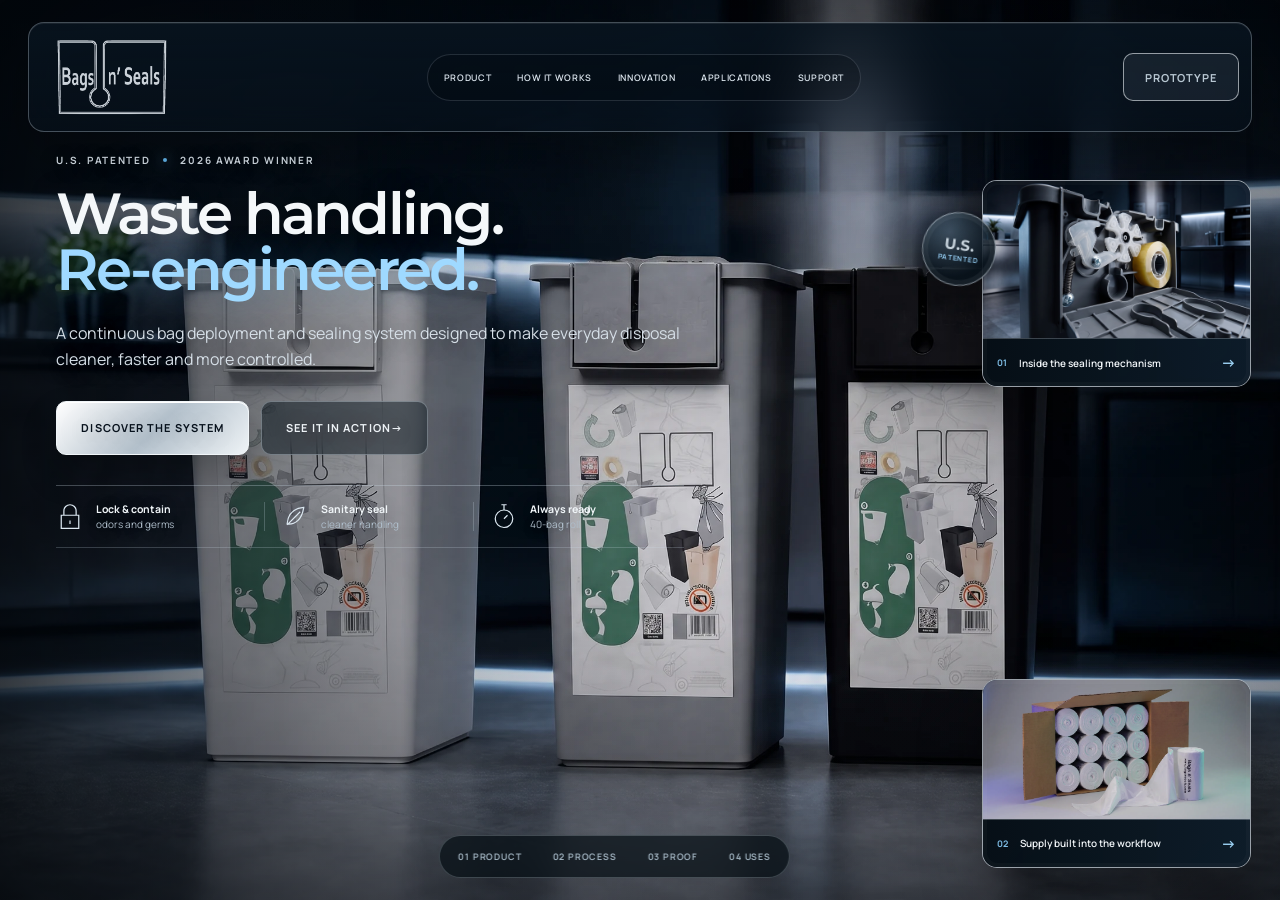
<file: index.html>
<!doctype html>
<html lang="en">
<head>
  <meta charset="utf-8">
  <meta name="viewport" content="width=device-width, initial-scale=1">
  <meta name="description" content="Bags n’ Seals is a U.S.-patented continuous bag deployment and sealing system engineered for cleaner, more controlled waste handling.">
  <meta name="theme-color" content="#07111c">
  <title>Bags n’ Seals — Waste handling, re-engineered.</title>
  <link rel="preconnect" href="https://fonts.googleapis.com">
  <link rel="preconnect" href="https://fonts.gstatic.com" crossorigin>
  <link href="https://fonts.googleapis.com/css2?family=Manrope:wght@400;500;600;700&family=Montserrat:wght@500;600;700&display=swap" rel="stylesheet">
  <link rel="stylesheet" href="styles.css?v=20260901f">
  <script src="script.js?v=20260901f" defer></script>
</head>
<body class="home-page">
  <a class="skip-link" href="#main">Skip to content</a>
  <header class="site-header" data-header>
    <a class="brand" href="index.html" aria-label="Bags n’ Seals home" aria-current="page">
      <img src="assets/images/bagsnseals-logo-silver.png" alt="Bags n’ Seals"><span>by Hermetic LLC</span>
    </a>
    <button class="menu-toggle" type="button" aria-expanded="false" aria-controls="site-nav" data-menu-toggle><span></span><span></span><span class="sr-only">Toggle navigation</span></button>
    <nav class="site-nav" id="site-nav" aria-label="Primary navigation" data-nav>
      <a href="product.html">Product</a><a href="how-it-works.html">How it works</a><a href="innovation.html">Innovation</a><a href="applications.html">Applications</a><a href="support.html">Support</a>
    </nav>
    <span class="nav-cta nav-cta--disabled">Prototype</span>
  </header>

  <main id="main">
    <section class="hero" id="top">
      <div class="hero__shade" aria-hidden="true"></div>
      <div class="hero__content reveal">
        <div class="hero__credentials"><span>U.S. patented</span><i aria-hidden="true"></i><span>2026 award winner</span></div>
        <h1>Waste handling.<br><strong>Re-engineered.</strong></h1>
        <p class="hero__lead">A continuous bag deployment and sealing system designed to make everyday disposal cleaner, faster and more controlled.</p>
        <div class="hero__actions">
          <a class="button button--silver" href="product.html">Discover the system</a>
          <a class="button button--glass" href="how-it-works.html">See it in action <span aria-hidden="true">→</span></a>
        </div>
        <div class="hero__benefits" aria-label="Product benefits">
          <div><svg viewBox="0 0 32 32" aria-hidden="true"><path d="M9 14V9a7 7 0 0 1 14 0v5M6 14h20v15H6zM16 20v4"/></svg><span><strong>Lock & contain</strong>odors and germs</span></div>
          <div><svg viewBox="0 0 32 32" aria-hidden="true"><path d="M26 5C15 6 8 12 7 24c9 1 17-5 19-19ZM7 25 22 10"/></svg><span><strong>Sanitary seal</strong>cleaner handling</span></div>
          <div><svg viewBox="0 0 32 32" aria-hidden="true"><circle cx="16" cy="18" r="10"/><path d="M13 2h6M16 2v6M16 18l4-4"/></svg><span><strong>Always ready</strong>40-bag roll</span></div>
        </div>
      </div>

      <a class="hero-window hero-window--mechanism reveal reveal--delay-1" href="how-it-works.html" aria-label="Explore the integrated sealing mechanism">
        <div class="hero-window__media"><img src="assets/images/mechanism-open.webp" alt="Bags n’ Seals proprietary sealing mechanism opened"></div>
        <div class="hero-window__caption"><span>01</span><p>Inside the sealing mechanism</p><b>→</b></div>
      </a>
      <a class="hero-window hero-window--rolls reveal reveal--delay-2" href="product.html" aria-label="Explore continuous bag refills">
        <div class="hero-window__media"><img src="assets/images/bag-rolls.webp" alt="Bags n’ Seals continuous bag roll"></div>
        <div class="hero-window__caption"><span>02</span><p>Supply built into the workflow</p><b>→</b></div>
      </a>
      <a class="hero-window hero-window--award reveal reveal--delay-3" href="innovation.html" aria-label="Explore the 2026 industry award">
        <div class="hero-window__media"><img src="assets/images/award-ribbon.webp" alt="2026 NHPA Retailers’ Choice Winner ribbon"></div>
        <div class="hero-window__caption"><span>03</span><p>Retailers’ Choice Award winner</p><b>→</b></div>
      </a>

      <div class="hero__patent" aria-label="United States patented system"><span>U.S.</span><strong>Patented</strong></div>
      <nav class="hero-page-switcher" aria-label="Explore Bags n’ Seals">
        <a href="product.html">01 Product</a><a href="how-it-works.html">02 Process</a><a href="innovation.html">03 Proof</a><a href="applications.html">04 Uses</a>
      </nav>
    </section>
  </main>
</body>
</html>
</file>
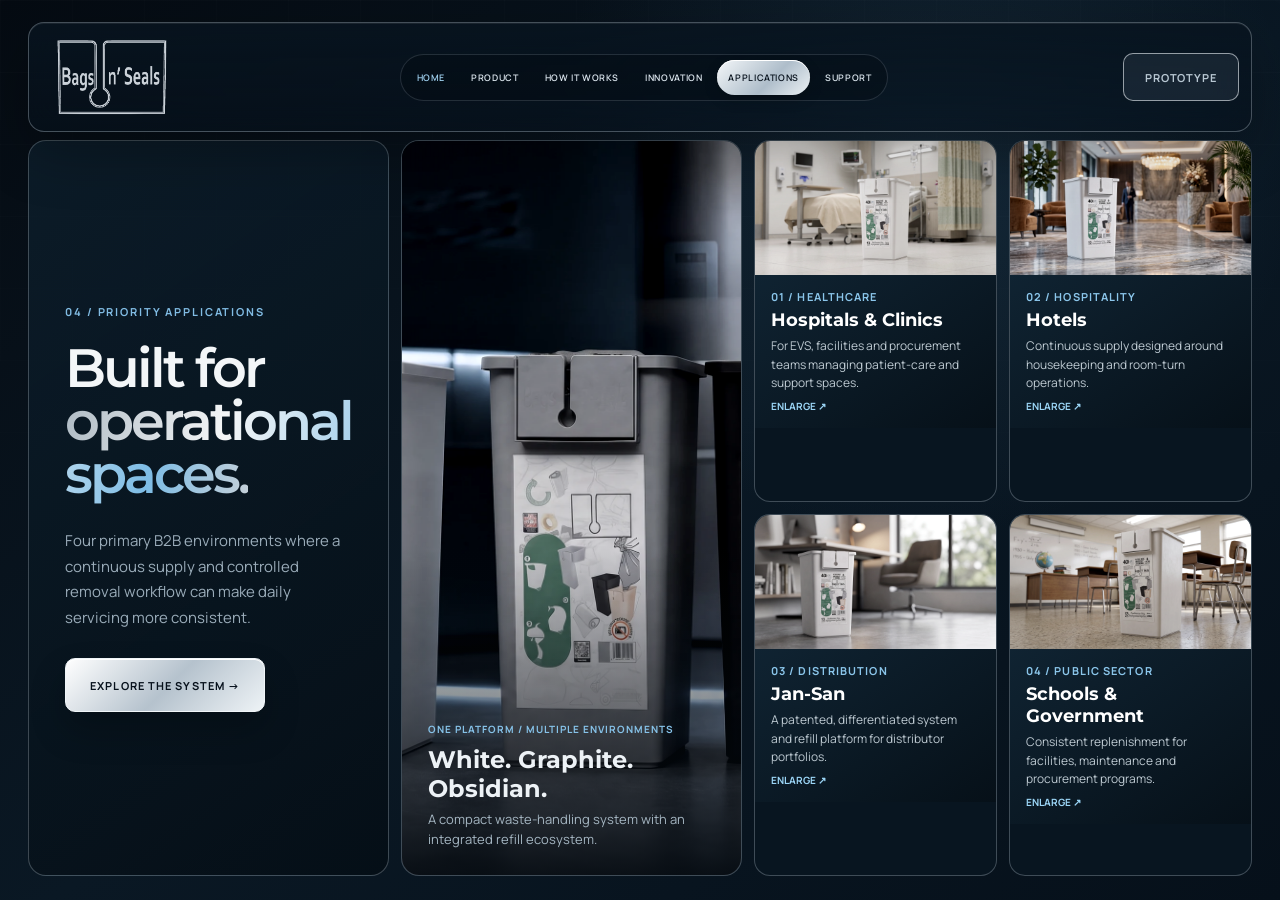
<file: applications.html>
<!doctype html>
<html lang="en"><head><meta charset="utf-8"><meta name="viewport" content="width=device-width, initial-scale=1"><meta name="description" content="Bags n’ Seals applications for healthcare, hospitality, Jan-San distribution, education and government facilities."><meta name="theme-color" content="#07111c"><title>Applications — Bags n’ Seals</title><link rel="preconnect" href="https://fonts.googleapis.com"><link rel="preconnect" href="https://fonts.gstatic.com" crossorigin><link href="https://fonts.googleapis.com/css2?family=Manrope:wght@400;500;600;700&family=Montserrat:wght@500;600;700&display=swap" rel="stylesheet"><link rel="stylesheet" href="styles.css?v=20260901f"><script src="script.js?v=20260901f" defer></script></head>
<body class="inner-page applications-page"><a class="skip-link" href="#main">Skip to content</a>
  <header class="site-header" data-header><a class="brand" href="index.html" aria-label="Bags n’ Seals home"><img src="assets/images/bagsnseals-logo-silver.png" alt="Bags n’ Seals"><span>by Hermetic LLC</span></a><button class="menu-toggle" type="button" aria-expanded="false" aria-controls="site-nav" data-menu-toggle><span></span><span></span><span class="sr-only">Toggle navigation</span></button><nav class="site-nav" id="site-nav" aria-label="Primary navigation" data-nav><a class="nav-home" href="index.html">Home</a><a href="product.html">Product</a><a href="how-it-works.html">How it works</a><a href="innovation.html">Innovation</a><a class="is-active" aria-current="page" href="applications.html">Applications</a><a href="support.html">Support</a></nav><span class="nav-cta nav-cta--disabled">Prototype</span></header>
  <main id="main" class="page-shell">
    <section class="application-layout application-layout--b2b">
      <div class="application-intro reveal"><p class="eyebrow">04 / Priority applications</p><h1>Built for<br><span>operational spaces.</span></h1><p>Four primary B2B environments where a continuous supply and controlled removal workflow can make daily servicing more consistent.</p><a class="button button--silver" href="product.html">Explore the system →</a></div>
      <article class="application-hero reveal reveal--delay-1"><img src="assets/images/hero-cinematic.webp" alt="Three Bags n’ Seals systems in a contemporary professional interior"><div><span>One platform / multiple environments</span><strong>White. Graphite. Obsidian.</strong><p>A compact waste-handling system with an integrated refill ecosystem.</p></div></article>
      <div class="vertical-grid">
        <button class="vertical-card reveal" type="button" data-lightbox-src="assets/images/application-hospital.webp" data-lightbox-alt="Bags n’ Seals system in a hospital room"><img src="assets/images/application-hospital.webp" alt="Bags n’ Seals system in a hospital room"><span><small>01 / Healthcare</small><strong>Hospitals & Clinics</strong><p>For EVS, facilities and procurement teams managing patient-care and support spaces.</p><em>Enlarge ↗</em></span></button>
        <button class="vertical-card reveal reveal--delay-1" type="button" data-lightbox-src="assets/images/application-hotel.webp" data-lightbox-alt="Bags n’ Seals system in a hotel lobby"><img src="assets/images/application-hotel.webp" alt="Bags n’ Seals system in a hotel lobby"><span><small>02 / Hospitality</small><strong>Hotels</strong><p>Continuous supply designed around housekeeping and room-turn operations.</p><em>Enlarge ↗</em></span></button>
        <button class="vertical-card reveal reveal--delay-2" type="button" data-lightbox-src="assets/images/application-jansan.webp" data-lightbox-alt="Bags n’ Seals system in a Jan-San workspace"><img src="assets/images/application-jansan.webp" alt="Bags n’ Seals system in a Jan-San workspace"><span><small>03 / Distribution</small><strong>Jan-San</strong><p>A patented, differentiated system and refill platform for distributor portfolios.</p><em>Enlarge ↗</em></span></button>
        <button class="vertical-card reveal reveal--delay-3" type="button" data-lightbox-src="assets/images/application-classroom.webp" data-lightbox-alt="Bags n’ Seals system in a classroom"><img src="assets/images/application-classroom.webp" alt="Bags n’ Seals system in a classroom"><span><small>04 / Public sector</small><strong>Schools & Government</strong><p>Consistent replenishment for facilities, maintenance and procurement programs.</p><em>Enlarge ↗</em></span></button>
      </div>
    </section>
  </main>
</body></html>
</file>
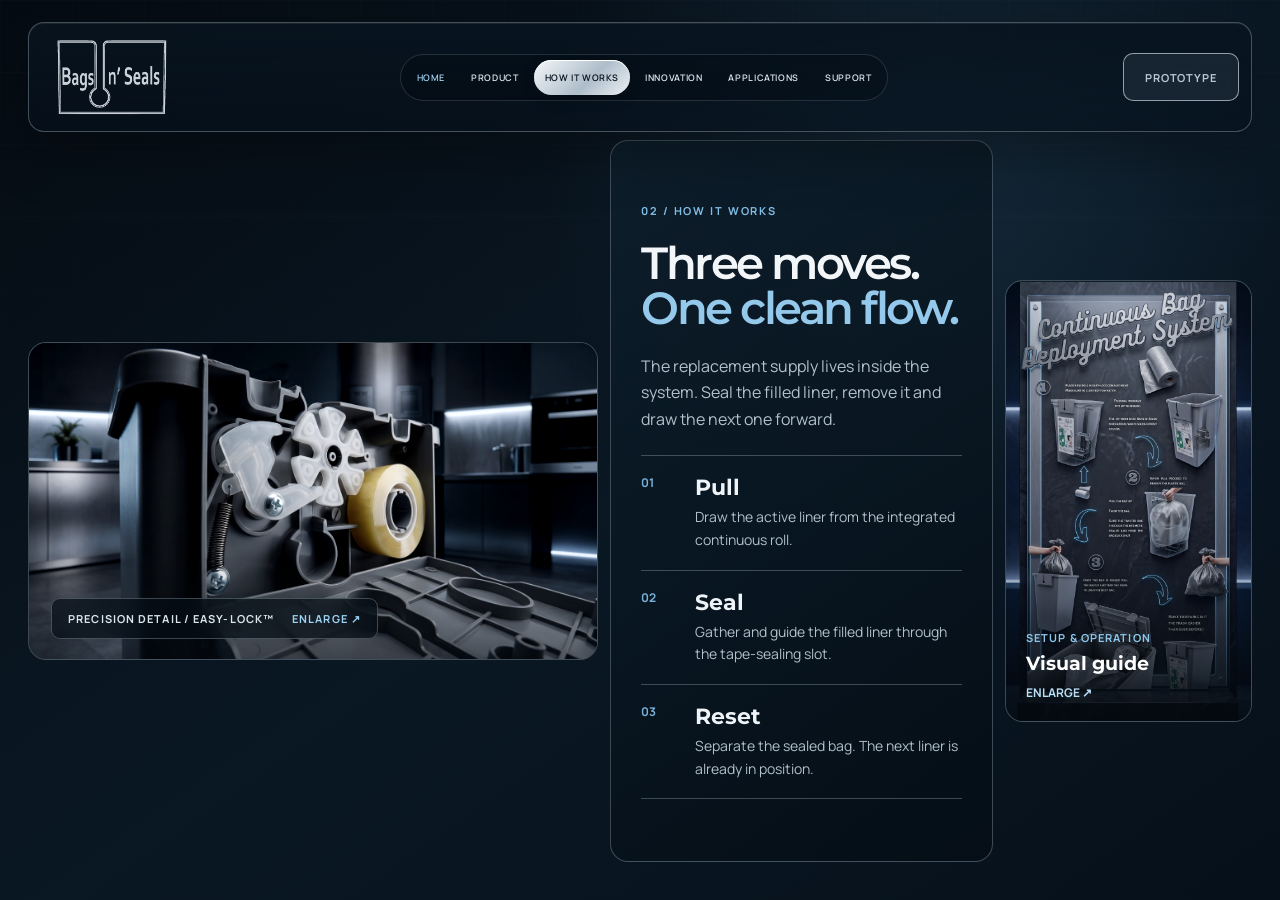
<file: how-it-works.html>
<!doctype html>
<html lang="en"><head><meta charset="utf-8"><meta name="viewport" content="width=device-width, initial-scale=1"><meta name="description" content="See how the Bags n’ Seals continuous bag deployment and integrated sealing system works."><meta name="theme-color" content="#07111c"><title>How It Works — Bags n’ Seals</title><link rel="preconnect" href="https://fonts.googleapis.com"><link rel="preconnect" href="https://fonts.gstatic.com" crossorigin><link href="https://fonts.googleapis.com/css2?family=Manrope:wght@400;500;600;700&family=Montserrat:wght@500;600;700&display=swap" rel="stylesheet"><link rel="stylesheet" href="styles.css?v=20260901f"><script src="script.js?v=20260901f" defer></script></head>
<body class="inner-page process-page"><a class="skip-link" href="#main">Skip to content</a>
  <header class="site-header" data-header><a class="brand" href="index.html" aria-label="Bags n’ Seals home"><img src="assets/images/bagsnseals-logo-silver.png" alt="Bags n’ Seals"><span>by Hermetic LLC</span></a><button class="menu-toggle" type="button" aria-expanded="false" aria-controls="site-nav" data-menu-toggle><span></span><span></span><span class="sr-only">Toggle navigation</span></button><nav class="site-nav" id="site-nav" aria-label="Primary navigation" data-nav><a class="nav-home" href="index.html">Home</a><a href="product.html">Product</a><a class="is-active" aria-current="page" href="how-it-works.html">How it works</a><a href="innovation.html">Innovation</a><a href="applications.html">Applications</a><a href="support.html">Support</a></nav><span class="nav-cta nav-cta--disabled">Prototype</span></header>
  <main id="main" class="page-shell">
    <section class="how-layout">
      <button class="how-mechanism reveal" type="button" data-lightbox-src="assets/images/mechanism-open.webp" data-lightbox-alt="Complete opened Bags n’ Seals bag-sealing mechanism"><img src="assets/images/mechanism-open.webp" alt="Complete opened Bags n’ Seals bag-sealing mechanism"><span class="visual-index">Precision detail / Easy-Lock™ <b>Enlarge ↗</b></span></button>
      <div class="how-copy reveal reveal--delay-1"><p class="eyebrow">02 / How it works</p><h1>Three moves.<br><span>One clean flow.</span></h1><p class="page-lead">The replacement supply lives inside the system. Seal the filled liner, remove it and draw the next one forward.</p><ol class="how-steps"><li><span>01</span><div><strong>Pull</strong><p>Draw the active liner from the integrated continuous roll.</p></div></li><li><span>02</span><div><strong>Seal</strong><p>Gather and guide the filled liner through the tape-sealing slot.</p></div></li><li><span>03</span><div><strong>Reset</strong><p>Separate the sealed bag. The next liner is already in position.</p></div></li></ol></div>
      <button class="instruction-feature reveal reveal--delay-2" type="button" data-lightbox-src="assets/images/instructions-premium.webp" data-lightbox-alt="Bags n’ Seals continuous bag deployment system instructions"><img src="assets/images/instructions-premium.webp" alt="Bags n’ Seals premium instruction guide"><span><small>Setup & operation</small><strong>Visual guide</strong><em>Enlarge ↗</em></span></button>
    </section>
  </main>
</body></html>
</file>
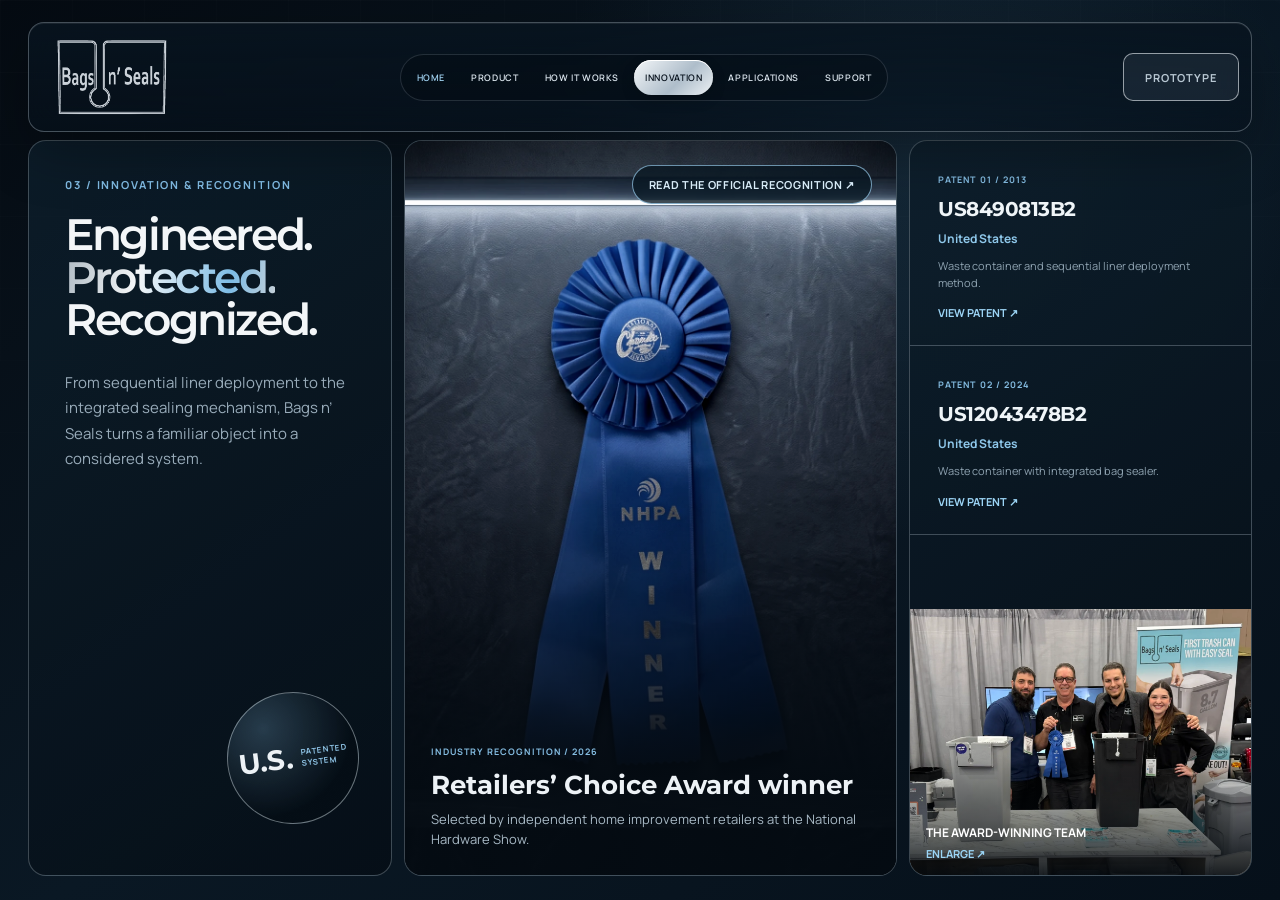
<file: innovation.html>
<!doctype html>
<html lang="en"><head><meta charset="utf-8"><meta name="viewport" content="width=device-width, initial-scale=1"><meta name="description" content="Explore the U.S. patents and 2026 NHPA Retailers’ Choice recognition behind Bags n’ Seals."><meta name="theme-color" content="#07111c"><title>Innovation — Bags n’ Seals</title><link rel="preconnect" href="https://fonts.googleapis.com"><link rel="preconnect" href="https://fonts.gstatic.com" crossorigin><link href="https://fonts.googleapis.com/css2?family=Manrope:wght@400;500;600;700&family=Montserrat:wght@500;600;700&display=swap" rel="stylesheet"><link rel="stylesheet" href="styles.css?v=20260901f"><script src="script.js?v=20260901f" defer></script></head>
<body class="inner-page innovation-page"><a class="skip-link" href="#main">Skip to content</a>
  <header class="site-header" data-header><a class="brand" href="index.html" aria-label="Bags n’ Seals home"><img src="assets/images/bagsnseals-logo-silver.png" alt="Bags n’ Seals"><span>by Hermetic LLC</span></a><button class="menu-toggle" type="button" aria-expanded="false" aria-controls="site-nav" data-menu-toggle><span></span><span></span><span class="sr-only">Toggle navigation</span></button><nav class="site-nav" id="site-nav" aria-label="Primary navigation" data-nav><a class="nav-home" href="index.html">Home</a><a href="product.html">Product</a><a href="how-it-works.html">How it works</a><a class="is-active" aria-current="page" href="innovation.html">Innovation</a><a href="applications.html">Applications</a><a href="support.html">Support</a></nav><span class="nav-cta nav-cta--disabled">Prototype</span></header>
  <main id="main" class="page-shell">
    <section class="innovation-layout">
      <div class="innovation-copy reveal"><p class="eyebrow">03 / Innovation & recognition</p><h1>Engineered.<br><span>Protected.</span><br>Recognized.</h1><p>From sequential liner deployment to the integrated sealing mechanism, Bags n’ Seals turns a familiar object into a considered system.</p><div class="patent-stamp"><span>U.S.</span><strong>Patented<br>System</strong></div></div>
      <a class="award-feature reveal reveal--delay-1" href="https://hardwareretailing.com/retailers-choice-winners-2026/" target="_blank" rel="noopener"><img src="assets/images/award-ribbon.webp" alt="2026 NHPA Retailers’ Choice Winner ribbon"><div><span>Industry recognition / 2026</span><strong>Retailers’ Choice Award winner</strong><p>Selected by independent home improvement retailers at the National Hardware Show.</p></div><em class="recognition-link">Read the official recognition ↗</em></a>
      <div class="proof-grid reveal reveal--delay-2">
        <a class="patent-card" href="https://patents.google.com/patent/US8490813B2/en" target="_blank" rel="noopener"><span>Patent 01 / 2013</span><strong>US8490813B2</strong><b class="patent-country">United States</b><p>Waste container and sequential liner deployment method.</p><em>View patent ↗</em></a>
        <a class="patent-card" href="https://patents.google.com/patent/US12043478B2/en" target="_blank" rel="noopener"><span>Patent 02 / 2024</span><strong>US12043478B2</strong><b class="patent-country">United States</b><p>Waste container with integrated bag sealer.</p><em>View patent ↗</em></a>
        <button class="innovation-team-photo" type="button" data-lightbox-src="assets/images/award-team-optimized.webp" data-lightbox-alt="Bags n’ Seals team receiving the NHPA Retailers’ Choice award"><img src="assets/images/award-team-optimized.webp" alt="Bags n’ Seals team receiving the NHPA Retailers’ Choice award"><span>The award-winning team <b>Enlarge ↗</b></span></button>
      </div>
    </section>
  </main>
</body></html>
</file>
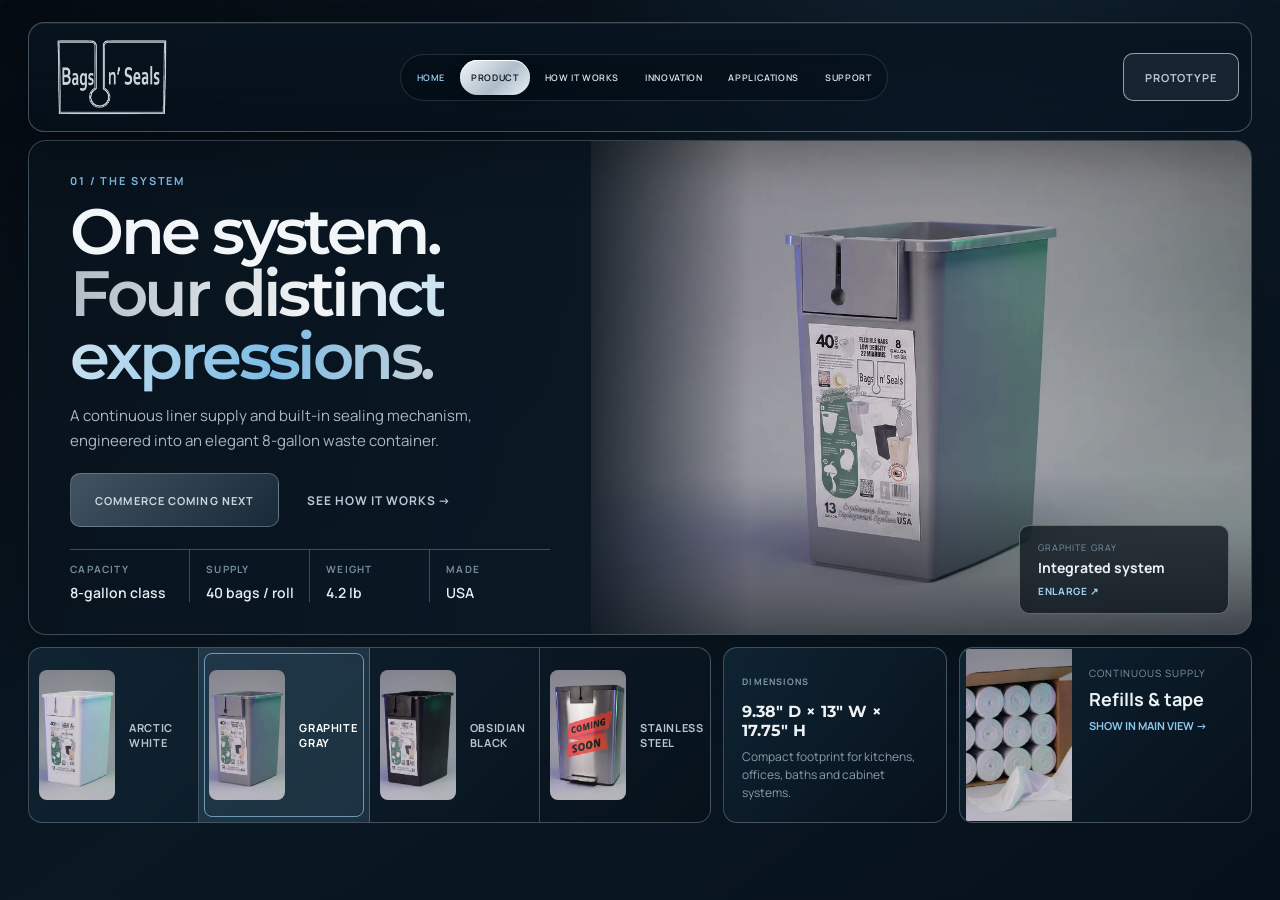
<file: product.html>
<!doctype html>
<html lang="en"><head><meta charset="utf-8"><meta name="viewport" content="width=device-width, initial-scale=1"><meta name="description" content="Explore the Bags n’ Seals waste-handling system, material expressions, dimensions and refills."><meta name="theme-color" content="#07111c"><title>The System — Bags n’ Seals</title><link rel="preconnect" href="https://fonts.googleapis.com"><link rel="preconnect" href="https://fonts.gstatic.com" crossorigin><link href="https://fonts.googleapis.com/css2?family=Manrope:wght@400;500;600;700&family=Montserrat:wght@500;600;700&display=swap" rel="stylesheet"><link rel="stylesheet" href="styles.css?v=20260901g"><script src="script.js?v=20260901g" defer></script></head>
<body class="inner-page product-page"><a class="skip-link" href="#main">Skip to content</a>
  <header class="site-header" data-header><a class="brand" href="index.html" aria-label="Bags n’ Seals home"><img src="assets/images/bagsnseals-logo-silver.png" alt="Bags n’ Seals"><span>by Hermetic LLC</span></a><button class="menu-toggle" type="button" aria-expanded="false" aria-controls="site-nav" data-menu-toggle><span></span><span></span><span class="sr-only">Toggle navigation</span></button><nav class="site-nav" id="site-nav" aria-label="Primary navigation" data-nav><a class="nav-home" href="index.html">Home</a><a class="is-active" aria-current="page" href="product.html">Product</a><a href="how-it-works.html">How it works</a><a href="innovation.html">Innovation</a><a href="applications.html">Applications</a><a href="support.html">Support</a></nav><span class="nav-cta nav-cta--disabled">Prototype</span></header>
  <main id="main" class="page-shell">
    <section class="page-hero product-hero">
      <div class="page-hero__copy reveal"><p class="eyebrow">01 / The system</p><h1>One system.<br><span>Four distinct expressions.</span></h1><p class="page-lead">A continuous liner supply and built-in sealing mechanism, engineered into an elegant 8-gallon waste container.</p><div class="page-actions"><span class="button button--silver button--disabled">Commerce coming next</span><a class="text-link" href="how-it-works.html">See how it works →</a></div>
        <dl class="spec-row"><div><dt>Capacity</dt><dd>8-gallon class</dd></div><div><dt>Supply</dt><dd>40 bags / roll</dd></div><div><dt>Weight</dt><dd>4.2 lb</dd></div><div><dt>Made</dt><dd>USA</dd></div></dl>
      </div>
      <button class="product-stage reveal reveal--delay-1" type="button" data-product-stage data-product-lightbox data-lightbox-src="assets/images/system-gray.webp" data-lightbox-alt="Graphite gray Bags n’ Seals waste container"><div class="product-stage__glow"></div><img class="product-stage__main" data-product-display src="assets/images/system-gray.webp" alt="Graphite gray Bags n’ Seals waste container"><div class="product-stage__label"><span data-product-kicker>Graphite Gray</span><strong data-product-title>Integrated system</strong><em>Enlarge ↗</em></div></button>
    </section>
    <section class="product-dock" aria-label="Available product finishes and specifications">
      <div class="finish-selector" aria-label="Select a product view"><button type="button" data-product-choice data-image="assets/images/system-white.webp" data-alt="Arctic white Bags n’ Seals waste container" data-kicker="Arctic White" data-title="Integrated system"><img src="assets/images/system-white.webp" alt="White finish"><span>Arctic White</span></button><button class="selected" type="button" data-product-choice data-image="assets/images/system-gray.webp" data-alt="Graphite gray Bags n’ Seals waste container" data-kicker="Graphite Gray" data-title="Integrated system"><img src="assets/images/system-gray.webp" alt="Gray finish"><span>Graphite Gray</span></button><button type="button" data-product-choice data-image="assets/images/system-black.webp" data-alt="Obsidian black Bags n’ Seals waste container" data-kicker="Obsidian Black" data-title="Integrated system"><img src="assets/images/system-black.webp" alt="Black finish"><span>Obsidian Black</span></button><button type="button" data-product-choice data-image="assets/images/system-stainless-steel.webp" data-alt="Stainless steel Bags n’ Seals waste container marked coming soon" data-kicker="Stainless Steel" data-title="Coming soon"><img src="assets/images/system-stainless-steel.webp" alt="Stainless steel finish coming soon"><span>Stainless Steel</span></button></div>
      <div class="dimension-card"><span>Dimensions</span><strong>9.38″ D × 13″ W × 17.75″ H</strong><p>Compact footprint for kitchens, offices, baths and cabinet systems.</p></div>
      <button class="refill-card" type="button" data-product-choice data-image="assets/images/bag-rolls.webp" data-alt="Bags n’ Seals replacement bag rolls and case supply" data-kicker="Continuous supply" data-title="Bags & sealing tape"><img src="assets/images/bag-rolls.webp" alt="Bags n’ Seals replacement bag rolls"><span><small>Continuous supply</small><strong>Refills & tape</strong><em>Show in main view →</em></span></button>
    </section>
  </main>
</body></html>
</file>
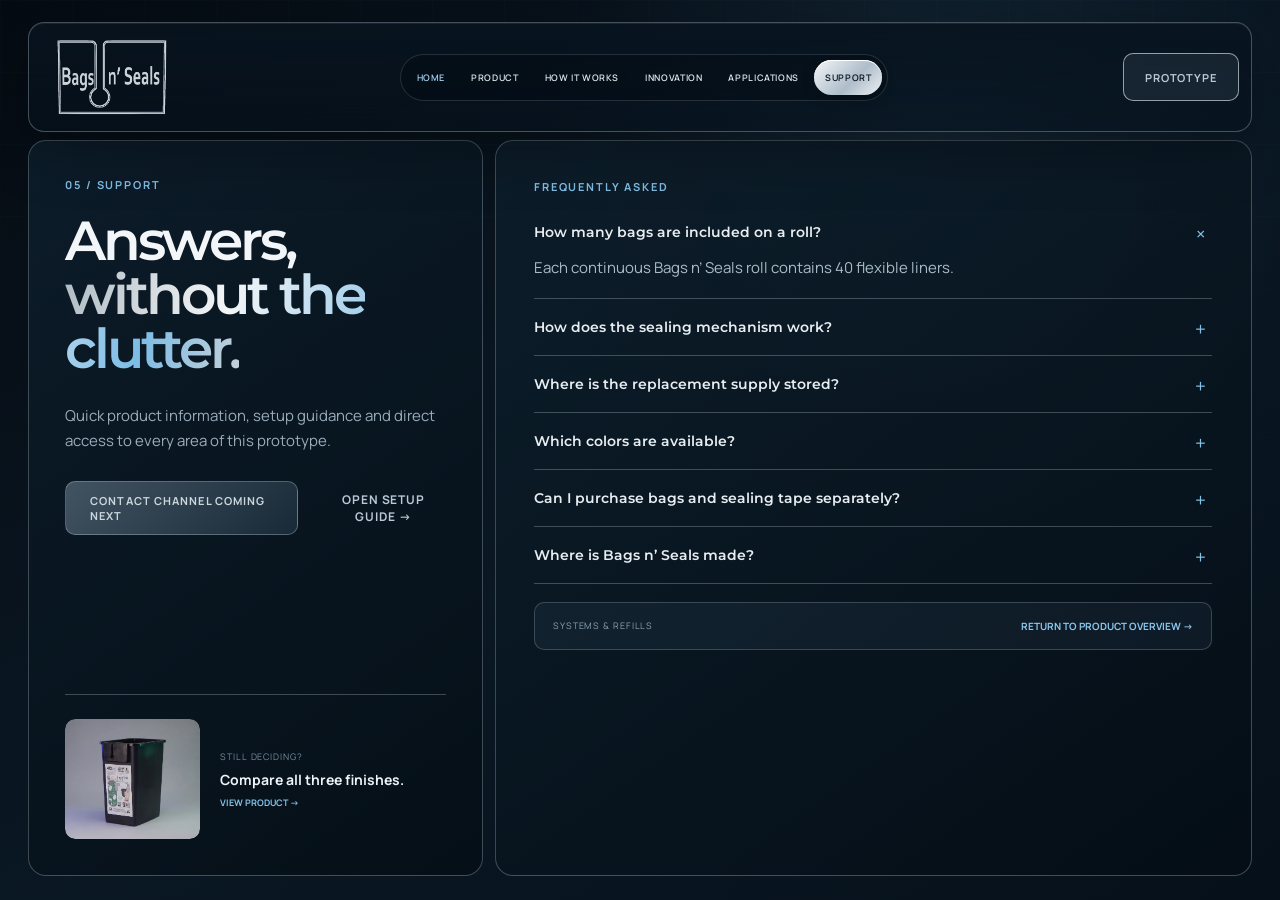
<file: support.html>
<!doctype html>
<html lang="en"><head><meta charset="utf-8"><meta name="viewport" content="width=device-width, initial-scale=1"><meta name="description" content="Frequently asked questions, product support and contact options for Bags n’ Seals."><meta name="theme-color" content="#07111c"><title>Support — Bags n’ Seals</title><link rel="preconnect" href="https://fonts.googleapis.com"><link rel="preconnect" href="https://fonts.gstatic.com" crossorigin><link href="https://fonts.googleapis.com/css2?family=Manrope:wght@400;500;600;700&family=Montserrat:wght@500;600;700&display=swap" rel="stylesheet"><link rel="stylesheet" href="styles.css?v=20260901f"><script src="script.js?v=20260901f" defer></script></head>
<body class="inner-page support-page"><a class="skip-link" href="#main">Skip to content</a>
  <header class="site-header" data-header><a class="brand" href="index.html" aria-label="Bags n’ Seals home"><img src="assets/images/bagsnseals-logo-silver.png" alt="Bags n’ Seals"><span>by Hermetic LLC</span></a><button class="menu-toggle" type="button" aria-expanded="false" aria-controls="site-nav" data-menu-toggle><span></span><span></span><span class="sr-only">Toggle navigation</span></button><nav class="site-nav" id="site-nav" aria-label="Primary navigation" data-nav><a class="nav-home" href="index.html">Home</a><a href="product.html">Product</a><a href="how-it-works.html">How it works</a><a href="innovation.html">Innovation</a><a href="applications.html">Applications</a><a class="is-active" aria-current="page" href="support.html">Support</a></nav><span class="nav-cta nav-cta--disabled">Prototype</span></header>
  <main id="main" class="page-shell">
    <section class="support-layout">
      <aside class="support-intro reveal"><p class="eyebrow">05 / Support</p><h1>Answers,<br><span>without the clutter.</span></h1><p>Quick product information, setup guidance and direct access to every area of this prototype.</p><div class="support-actions"><span class="button button--silver button--disabled">Contact channel coming next</span><button class="text-link text-link--button" type="button" data-lightbox-src="assets/images/instructions-premium.webp" data-lightbox-alt="Bags n’ Seals continuous bag deployment system instructions">Open setup guide →</button></div><div class="support-product"><button type="button" data-lightbox-src="assets/images/system-black.webp" data-lightbox-alt="Obsidian black Bags n’ Seals system"><img src="assets/images/system-black.webp" alt="Black Bags n’ Seals system"></button><span><small>Still deciding?</small><strong>Compare all three finishes.</strong><a href="product.html">View product →</a></span></div></aside>
      <div class="faq-panel reveal reveal--delay-1"><p class="eyebrow">Frequently asked</p>
        <details open><summary>How many bags are included on a roll?<span>+</span></summary><p>Each continuous Bags n’ Seals roll contains 40 flexible liners.</p></details>
        <details><summary>How does the sealing mechanism work?<span>+</span></summary><p>Gather the filled liner and guide it through the dedicated slot. The internal tape mechanism closes the bag before removal.</p></details>
        <details><summary>Where is the replacement supply stored?<span>+</span></summary><p>The continuous liner roll sits in a separate lower compartment built into the waste container.</p></details>
        <details><summary>Which colors are available?<span>+</span></summary><p>The current plastic system is offered in white, gray and black finishes.</p></details>
        <details><summary>Can I purchase bags and sealing tape separately?<span>+</span></summary><p>Yes. Bag rolls, multi-roll refill packs, case quantities and sealing-tape refills are available through the online store.</p></details>
        <details><summary>Where is Bags n’ Seals made?<span>+</span></summary><p>The current Bags n’ Seals system is made in the United States.</p></details>
        <a class="faq-shop" href="product.html"><span>Systems & refills</span><strong>Return to product overview →</strong></a>
      </div>
    </section>
  </main>
</body></html>
</file>
<file: styles.css>
:root {
  --ink: #050a10;
  --navy-950: #06101a;
  --navy-900: #081522;
  --navy-800: #102333;
  --steel-700: #34495c;
  --steel-500: #71869a;
  --silver-100: #edf2f6;
  --silver-200: #d3dce4;
  --silver-300: #b4c1cd;
  --blue: #65baf1;
  --line: rgba(205, 219, 231, .28);
  --glass: rgba(8, 20, 31, .66);
  --font-display: "Montserrat", Arial, sans-serif;
  --font-body: "Manrope", Arial, sans-serif;
  --gutter: clamp(24px, 4.2vw, 92px);
}

* { box-sizing: border-box; }
html { scroll-behavior: smooth; }
body {
  margin: 0;
  min-width: 320px;
  overflow-x: hidden;
  color: var(--silver-100);
  background: var(--navy-950);
  font-family: var(--font-body);
  -webkit-font-smoothing: antialiased;
}
body.menu-open { overflow: hidden; }
a { color: inherit; text-decoration: none; }
img { display: block; max-width: 100%; }
button, a { -webkit-tap-highlight-color: transparent; }

.sr-only {
  position: absolute;
  width: 1px;
  height: 1px;
  padding: 0;
  margin: -1px;
  overflow: hidden;
  clip: rect(0, 0, 0, 0);
  white-space: nowrap;
  border: 0;
}
.skip-link {
  position: fixed;
  z-index: 200;
  top: 12px;
  left: 12px;
  padding: 12px 18px;
  transform: translateY(-140%);
  background: #fff;
  color: #07111c;
  border-radius: 8px;
}
.skip-link:focus { transform: translateY(0); }

.site-header {
  position: absolute;
  z-index: 80;
  top: 22px;
  left: 2.2vw;
  right: 2.2vw;
  min-height: 108px;
  padding: 11px 12px 11px 20px;
  display: grid;
  grid-template-columns: minmax(210px, .85fr) auto minmax(210px, .85fr);
  align-items: center;
  gap: 24px;
  border: 1px solid rgba(213, 225, 236, .3);
  border-radius: 16px;
  background: linear-gradient(180deg, rgba(8, 20, 31, .88), rgba(7, 17, 27, .64));
  box-shadow: 0 20px 55px rgba(0, 0, 0, .28), inset 0 1px 0 rgba(255, 255, 255, .07);
  backdrop-filter: blur(18px) saturate(125%);
}
.site-header.is-fixed {
  position: fixed;
  top: 12px;
  transform: translateY(-130%);
  opacity: 0;
  transition: transform .35s ease, opacity .35s ease;
}
.site-header.is-fixed.is-visible { transform: translateY(0); opacity: 1; }
.brand { display: flex; align-items: center; gap: 16px; min-width: 0; }
.brand img { width: clamp(190px, 12vw, 290px); height: 86px; object-fit: contain; object-position: left center; }
.brand span {
  padding-left: 16px;
  border-left: 1px solid var(--line);
  color: var(--silver-300);
  font-size: 10px;
  letter-spacing: .16em;
  text-transform: uppercase;
  white-space: nowrap;
}
.site-nav {
  display: flex;
  align-items: center;
  justify-content: center;
  gap: 4px;
  padding: 5px;
  border: 1px solid rgba(197, 213, 226, .16);
  border-radius: 999px;
  background: rgba(0, 5, 10, .24);
}
.site-nav a {
  padding: 11px 15px;
  border-radius: 999px;
  color: #dce6ee;
  font-size: 11px;
  font-weight: 600;
  letter-spacing: .07em;
  text-transform: uppercase;
  transition: background .25s ease, color .25s ease;
  white-space: nowrap;
}
.site-nav a:hover { color: #fff; background: rgba(214, 225, 235, .12); }
.nav-cta {
  justify-self: end;
  display: inline-flex;
  align-items: center;
  justify-content: center;
  gap: 14px;
  min-height: 48px;
  padding: 0 21px;
  border: 1px solid rgba(241, 247, 251, .58);
  border-radius: 10px;
  color: #07111c;
  background: linear-gradient(135deg, #f7f9fb 0%, #b7c3ce 52%, #ecf1f5 100%);
  box-shadow: inset 0 1px 0 #fff, 0 12px 28px rgba(0, 0, 0, .22);
  font-size: 11px;
  font-weight: 700;
  letter-spacing: .08em;
  text-transform: uppercase;
  white-space: nowrap;
  transition: transform .25s ease, box-shadow .25s ease;
}
.nav-cta:hover { transform: translateY(-2px); box-shadow: inset 0 1px 0 #fff, 0 18px 34px rgba(0, 0, 0, .32); }
.menu-toggle { display: none; }

.hero {
  position: relative;
  min-height: max(820px, 100svh);
  isolation: isolate;
  overflow: hidden;
  background: var(--navy-950) url("assets/images/hero-cinematic.webp") center center / cover no-repeat;
}
.hero::before {
  content: "";
  position: absolute;
  z-index: -1;
  inset: 0;
  background:
    linear-gradient(90deg, rgba(3, 9, 15, .72) 0%, rgba(4, 11, 18, .32) 27%, rgba(5, 12, 19, 0) 54%, rgba(2, 7, 12, .24) 100%),
    linear-gradient(180deg, rgba(3, 8, 14, .28) 0%, transparent 30%, transparent 70%, rgba(3, 8, 13, .36) 100%);
}
.hero__shade {
  position: absolute;
  z-index: -1;
  inset: 0;
  box-shadow: inset 0 0 180px rgba(0, 0, 0, .42);
  pointer-events: none;
}
.hero__content {
  position: absolute;
  z-index: 4;
  top: clamp(142px, 17vh, 210px);
  left: 4.4vw;
  width: min(42vw, 820px);
  text-shadow: 0 3px 30px rgba(0, 0, 0, .45);
}
.hero__credentials { display: flex; align-items: center; gap: 13px; margin-bottom: 18px; }
.hero__credentials span {
  color: #d9e3eb;
  font-size: clamp(10px, .68vw, 13px);
  font-weight: 700;
  letter-spacing: .17em;
  text-transform: uppercase;
}
.hero__credentials i { width: 4px; height: 4px; border-radius: 50%; background: var(--blue); box-shadow: 0 0 14px var(--blue); }
.hero h1 {
  margin: 0;
  max-width: 860px;
  color: #f5f8fa;
  font-family: var(--font-display);
  font-size: clamp(52px, 4.5vw, 92px);
  font-weight: 600;
  letter-spacing: -.048em;
  line-height: .98;
}
.hero h1 strong {
  color: #9fd9ff;
  font-weight: 600;
  text-shadow: 0 0 35px rgba(71, 164, 225, .25);
}
.hero__lead {
  max-width: 700px;
  margin: 22px 0 0;
  color: #d5dee6;
  font-size: clamp(16px, 1.05vw, 21px);
  line-height: 1.65;
}
.hero__actions { display: flex; align-items: center; gap: 12px; margin-top: 28px; }
.button {
  display: inline-flex;
  align-items: center;
  justify-content: center;
  min-height: 54px;
  padding: 0 24px;
  border-radius: 10px;
  font-size: 11px;
  font-weight: 700;
  letter-spacing: .1em;
  text-transform: uppercase;
  transition: transform .25s ease, background .25s ease, border-color .25s ease;
}
.button:hover { transform: translateY(-2px); }
.button--silver {
  color: #07111c;
  border: 1px solid #f0f5f8;
  background: linear-gradient(135deg, #fff 0%, #b5c2cd 52%, #eef3f6 100%);
  box-shadow: inset 0 1px 0 #fff, 0 18px 35px rgba(0, 0, 0, .24);
}
.button--glass { border: 1px solid rgba(220, 230, 238, .36); background: rgba(6, 17, 27, .48); backdrop-filter: blur(12px); }
.button--outline { border: 1px solid rgba(219, 229, 237, .55); background: transparent; }
.hero__benefits {
  display: grid;
  grid-template-columns: repeat(3, minmax(0, 1fr));
  gap: 0;
  max-width: 720px;
  margin-top: 30px;
  padding: 16px 0;
  border-top: 1px solid rgba(206, 221, 233, .3);
  border-bottom: 1px solid rgba(206, 221, 233, .22);
}
.hero__benefits > div { display: flex; align-items: center; gap: 12px; padding: 0 16px; border-right: 1px solid rgba(206, 221, 233, .24); }
.hero__benefits > div:first-child { padding-left: 0; }
.hero__benefits > div:last-child { border-right: 0; }
.hero__benefits svg { flex: 0 0 28px; width: 28px; fill: none; stroke: #dce8f1; stroke-width: 1.4; }
.hero__benefits span { color: #aebdca; font-size: clamp(10px, .7vw, 13px); line-height: 1.45; }
.hero__benefits strong { display: block; color: #f0f5f8; font-size: 1.05em; }

.hero-window {
  position: absolute;
  z-index: 5;
  overflow: hidden;
  border: 1px solid rgba(226, 234, 241, .66);
  border-radius: 15px;
  background: rgba(8, 17, 25, .72);
  box-shadow: 0 24px 60px rgba(0, 0, 0, .4), inset 0 1px 0 rgba(255, 255, 255, .14);
  backdrop-filter: blur(12px);
}
.hero-window::after { content: ""; position: absolute; inset: 0; border-radius: inherit; box-shadow: inset 0 0 0 4px rgba(255, 255, 255, .025); pointer-events: none; }
.hero-window__media { height: calc(100% - 47px); overflow: hidden; }
.hero-window__media img { width: 100%; height: 100%; object-fit: cover; transition: transform .65s ease; }
.hero-window:hover img { transform: scale(1.035); }
.hero-window__caption {
  position: absolute;
  left: 0;
  right: 0;
  bottom: 0;
  min-height: 48px;
  padding: 0 14px;
  display: flex;
  align-items: center;
  gap: 12px;
  border-top: 1px solid rgba(220, 231, 239, .24);
  background: linear-gradient(90deg, rgba(6, 14, 22, .94), rgba(14, 29, 42, .9));
}
.hero-window__caption span { color: #7ebce4; font-size: 9px; font-weight: 700; }
.hero-window__caption p { margin: 0; color: #f2f6f9; font-size: clamp(10px, .7vw, 13px); font-weight: 600; }
.hero-window--mechanism { top: 20%; right: 2.25vw; width: clamp(250px, 19vw, 455px); height: clamp(180px, 23vh, 270px); }
.hero-window--mechanism img { object-position: 58% 48%; }
.hero-window--rolls { right: 2.25vw; bottom: 3.6%; width: clamp(245px, 19vw, 455px); height: clamp(170px, 21vh, 250px); }
.hero-window--rolls img { object-position: center 52%; }
.hero-window--award { left: 2.25vw; bottom: 3.6%; width: clamp(245px, 18vw, 430px); height: clamp(170px, 21vh, 250px); }
.hero-window--award img { object-position: center 42%; }
.hero__patent {
  position: absolute;
  z-index: 7;
  right: calc(20vw + 1.4vw);
  top: 23.5%;
  width: clamp(74px, 5vw, 106px);
  aspect-ratio: 1;
  display: grid;
  place-content: center;
  text-align: center;
  border: 1px solid rgba(226, 236, 243, .5);
  border-radius: 50%;
  background: radial-gradient(circle at 35% 28%, rgba(132, 169, 196, .35), rgba(7, 17, 26, .92) 65%);
  box-shadow: 0 16px 36px rgba(0, 0, 0, .36), inset 0 0 0 5px rgba(213, 225, 234, .06);
  transform: rotate(7deg);
}
.hero__patent span { color: #c8d4dd; font-family: var(--font-display); font-size: clamp(15px, 1.1vw, 24px); font-weight: 700; }
.hero__patent strong { color: #91c8ed; font-size: clamp(7px, .48vw, 10px); letter-spacing: .1em; text-transform: uppercase; }
.scroll-cue { position: absolute; z-index: 8; left: 50%; bottom: 20px; display: flex; flex-direction: column; align-items: center; gap: 7px; transform: translateX(-50%); }
.scroll-cue span { font-size: 8px; font-weight: 700; letter-spacing: .18em; text-transform: uppercase; }
.scroll-cue i { display: block; width: 1px; height: 30px; background: linear-gradient(#dbe6ee, transparent); }

.credential-bar {
  position: relative;
  z-index: 9;
  display: grid;
  grid-template-columns: repeat(4, 1fr);
  padding: 0 var(--gutter);
  border-top: 1px solid var(--line);
  border-bottom: 1px solid var(--line);
  background: linear-gradient(90deg, #091521, #102333 50%, #091521);
}
.credential-bar > div { position: relative; min-height: 150px; padding: 30px clamp(20px, 2vw, 42px); border-right: 1px solid var(--line); }
.credential-bar > div:first-child { border-left: 1px solid var(--line); }
.credential-bar span { position: absolute; top: 27px; right: 20px; color: #60798d; font-size: 10px; }
.credential-bar strong { display: block; margin-bottom: 8px; color: #edf3f7; font-family: var(--font-display); font-size: clamp(16px, 1.15vw, 22px); }
.credential-bar p { margin: 0; color: #94a7b6; font-size: 13px; line-height: 1.5; }

.section { padding: clamp(90px, 9vw, 180px) var(--gutter); }
.eyebrow { margin: 0 0 22px; color: #81bce4; font-size: 11px; font-weight: 700; letter-spacing: .17em; text-transform: uppercase; }
.section-heading { display: grid; grid-template-columns: 1.3fr .7fr; column-gap: 8vw; align-items: end; }
.section-heading .eyebrow { grid-column: 1 / -1; }
.section-heading h2,
.process-section h2,
.recognition-section h2,
.closing-section h2 {
  margin: 0;
  color: #f1f5f8;
  font-family: var(--font-display);
  font-size: clamp(42px, 4vw, 80px);
  font-weight: 600;
  letter-spacing: -.045em;
  line-height: 1.06;
}
.section-heading h2 span,
.process-section h2 span { color: #8fc8ee; }
.section-heading > p:last-child { margin: 0 0 8px; color: #9fb0bd; font-size: clamp(15px, 1.05vw, 20px); line-height: 1.75; }

.system-section { background: radial-gradient(circle at 70% 28%, rgba(56, 103, 136, .2), transparent 32%), #07111b; }
.system-showcase { display: grid; grid-template-columns: minmax(0, 1.65fr) minmax(360px, .65fr); gap: 24px; margin-top: clamp(56px, 6vw, 110px); }
.system-showcase__image { position: relative; min-height: 650px; overflow: hidden; border: 1px solid var(--line); border-radius: 18px; background: #0c1924; }
.system-showcase__image img { width: 100%; height: 100%; min-height: 650px; object-fit: cover; object-position: center; filter: saturate(.78) contrast(1.05); }
.system-showcase__image::after { content: ""; position: absolute; inset: 0; box-shadow: inset 0 0 100px rgba(0, 0, 0, .3); pointer-events: none; }
.image-index { position: absolute; z-index: 2; right: 20px; bottom: 20px; min-width: 190px; padding: 17px 20px; border: 1px solid rgba(230, 238, 244, .38); border-radius: 10px; background: rgba(6, 16, 25, .75); backdrop-filter: blur(15px); }
.image-index span, .image-index strong { display: block; }
.image-index span { color: #90a5b5; font-size: 9px; letter-spacing: .13em; text-transform: uppercase; }
.image-index strong { margin-top: 4px; font-family: var(--font-display); font-size: 18px; }
.system-showcase__features { display: grid; grid-template-rows: repeat(3, 1fr); gap: 12px; }
.feature { position: relative; padding: 35px 34px; border: 1px solid var(--line); border-radius: 14px; background: linear-gradient(135deg, rgba(23, 47, 65, .76), rgba(8, 20, 30, .84)); }
.feature > span { position: absolute; top: 28px; right: 28px; color: #658399; font-size: 10px; }
.feature h3 { margin: 0 0 12px; padding-right: 40px; font-family: var(--font-display); font-size: clamp(19px, 1.35vw, 27px); }
.feature p { margin: 0; color: #9fb0bc; font-size: 14px; line-height: 1.7; }

.process-section { display: grid; grid-template-columns: 1.1fr .9fr; min-height: 850px; background: #0b1824; }
.process-section__media { position: relative; min-height: 720px; overflow: hidden; }
.process-section__media img { width: 100%; height: 100%; min-height: 720px; object-fit: cover; object-position: 54% center; filter: saturate(.76) contrast(1.05); }
.process-section__media::after { content: ""; position: absolute; inset: 0; background: linear-gradient(90deg, transparent 65%, rgba(11, 24, 36, .42)); }
.process-section__badge { position: absolute; z-index: 2; right: 24px; bottom: 24px; width: 160px; aspect-ratio: 1; display: flex; align-items: center; justify-content: center; gap: 9px; border: 1px solid rgba(225, 235, 242, .46); border-radius: 50%; background: rgba(7, 17, 27, .76); backdrop-filter: blur(12px); }
.process-section__badge span { font-family: var(--font-display); font-size: 52px; font-weight: 600; }
.process-section__badge small { color: #a9bac7; font-size: 10px; line-height: 1.4; text-transform: uppercase; }
.process-section__content { padding: clamp(80px, 7vw, 140px) clamp(40px, 6vw, 120px); display: flex; flex-direction: column; justify-content: center; }
.process-list { margin: 50px 0 40px; padding: 0; list-style: none; border-top: 1px solid var(--line); }
.process-list li { display: grid; grid-template-columns: 52px 1fr; gap: 22px; padding: 24px 0; border-bottom: 1px solid var(--line); }
.process-list li > span { color: #6f8da3; font-size: 10px; }
.process-list strong { display: block; margin-bottom: 6px; color: #f0f4f7; font-family: var(--font-display); font-size: 22px; }
.process-list p { margin: 0; color: #9cafbd; font-size: 14px; line-height: 1.6; }
.process-section .button { align-self: flex-start; }

.recognition-section { display: grid; grid-template-columns: .7fr 1.3fr; gap: 6vw; align-items: center; background: radial-gradient(circle at 20% 50%, rgba(57, 104, 137, .25), transparent 36%), #060e17; }
.award-year { margin: 0 0 5px; color: #91b8d2; font-family: var(--font-display); font-size: clamp(70px, 8vw, 160px); font-weight: 600; letter-spacing: -.07em; line-height: .9; opacity: .42; }
.recognition-section__copy > p:not(.eyebrow):not(.award-year) { max-width: 650px; margin: 26px 0 0; color: #9eb0bd; font-size: 16px; line-height: 1.8; }
.recognition-seals { display: grid; grid-template-columns: 1fr 1fr; gap: 12px; margin-top: 36px; }
.recognition-seals > div { padding: 22px; border: 1px solid var(--line); border-radius: 12px; background: rgba(20, 39, 54, .5); }
.recognition-seals span, .recognition-seals strong { display: block; }
.recognition-seals span { color: #8fc9ef; font-family: var(--font-display); font-size: 24px; }
.recognition-seals strong { margin-top: 4px; color: #adbdc8; font-size: 10px; letter-spacing: .08em; text-transform: uppercase; }
.recognition-section__image { position: relative; overflow: hidden; min-height: 660px; border: 1px solid var(--line); border-radius: 18px; }
.recognition-section__image img { width: 100%; height: 100%; min-height: 660px; object-fit: cover; object-position: center; filter: saturate(.82); }
.recognition-section__line { position: absolute; left: 0; right: 0; bottom: 0; padding: 18px 22px; border-top: 1px solid var(--line); background: rgba(6, 15, 23, .8); backdrop-filter: blur(12px); color: #dce5eb; font-size: 10px; letter-spacing: .12em; text-transform: uppercase; }

.configurations { background: #0a1722; }
.section-heading--compact { grid-template-columns: 1fr; }
.product-grid { display: grid; grid-template-columns: repeat(3, 1fr); gap: 18px; margin-top: 64px; }
.product-card { overflow: hidden; border: 1px solid var(--line); border-radius: 16px; background: #0d1c29; transition: transform .35s ease, border-color .35s ease; }
.product-card:hover { transform: translateY(-7px); border-color: rgba(223, 233, 241, .55); }
.product-card img { width: 100%; aspect-ratio: 4 / 5; object-fit: cover; filter: saturate(.7) contrast(1.05); transition: transform .65s ease, filter .65s ease; }
.product-card:hover img { transform: scale(1.025); filter: saturate(.9) contrast(1.05); }
.product-card > div { display: flex; align-items: center; justify-content: space-between; padding: 22px; border-top: 1px solid var(--line); }
.product-card span { font-size: 11px; font-weight: 700; letter-spacing: .09em; text-transform: uppercase; }
.product-card a { color: #9acff1; font-size: 11px; font-weight: 700; text-transform: uppercase; }
.product-card b { margin-left: 8px; }

.closing-section { min-height: 720px; padding: 110px var(--gutter); display: flex; flex-direction: column; align-items: center; justify-content: center; text-align: center; background: radial-gradient(circle at 50% 38%, rgba(72, 119, 151, .28), transparent 32%), linear-gradient(180deg, #06111b, #04090f); }
.closing-section > img { width: min(430px, 58vw); max-height: 190px; object-fit: contain; margin-bottom: 40px; }
.closing-section > p { margin: 0 0 16px; color: #8fc9ef; font-size: 11px; font-weight: 700; letter-spacing: .18em; text-transform: uppercase; }
.closing-section h2 { max-width: 1100px; font-size: clamp(42px, 5vw, 96px); }
.closing-section .button { margin-top: 40px; }

.site-footer { display: grid; grid-template-columns: 1fr auto; gap: 34px; align-items: center; padding: 48px var(--gutter) 30px; border-top: 1px solid var(--line); background: #04090f; }
.site-footer > div { display: flex; align-items: center; gap: 20px; }
.site-footer img { width: 190px; height: 80px; object-fit: contain; }
.site-footer p { margin: 0; color: #778b9b; font-size: 11px; }
.site-footer nav { display: flex; gap: 26px; }
.site-footer nav a { color: #a7b6c1; font-size: 11px; font-weight: 600; text-transform: uppercase; }
.site-footer > p { grid-column: 1 / -1; padding-top: 26px; border-top: 1px solid rgba(194, 211, 223, .14); }

.reveal { opacity: 0; transform: translateY(22px); transition: opacity .75s ease, transform .75s ease; }
.reveal.is-visible { opacity: 1; transform: translateY(0); }
.reveal--delay-1 { transition-delay: .1s; }
.reveal--delay-2 { transition-delay: .2s; }
.reveal--delay-3 { transition-delay: .3s; }

@media (max-width: 1700px) {
  .site-header { grid-template-columns: minmax(190px, .7fr) auto minmax(190px, .7fr); gap: 12px; }
  .brand span { display: none; }
  .site-nav a { padding-inline: 11px; font-size: 9px; }
  .hero__content { width: 49vw; }
  .hero-window--award { display: none; }
  .hero-window--mechanism, .hero-window--rolls { width: clamp(230px, 21vw, 340px); }
  .hero__patent { right: calc(21vw + 1.2vw); }
}

@media (max-width: 1180px) {
  .site-header { grid-template-columns: 1fr auto; padding-right: 14px; }
  .site-nav {
    position: fixed;
    top: 0;
    right: 0;
    bottom: 0;
    width: min(420px, 88vw);
    padding: 120px 28px 40px;
    display: flex;
    flex-direction: column;
    align-items: stretch;
    justify-content: flex-start;
    gap: 6px;
    border: 0;
    border-left: 1px solid var(--line);
    border-radius: 0;
    background: rgba(5, 14, 22, .98);
    transform: translateX(105%);
    transition: transform .35s ease;
  }
  .site-nav.is-open { transform: translateX(0); }
  .site-nav a { padding: 18px 6px; border-bottom: 1px solid var(--line); border-radius: 0; font-size: 14px; }
  .nav-cta { display: none; }
  .menu-toggle { position: relative; z-index: 2; justify-self: end; width: 48px; height: 48px; display: grid; place-content: center; gap: 7px; border: 1px solid var(--line); border-radius: 10px; background: rgba(5, 15, 24, .55); }
  .menu-toggle > span:not(.sr-only) { display: block; width: 21px; height: 1px; background: #e7eef3; }
  .hero { min-height: 900px; }
  .hero__content { top: 142px; width: 62vw; }
  .hero-window--mechanism { top: auto; right: 2.2vw; bottom: 3.5%; }
  .hero-window--rolls { display: none; }
  .hero__patent { right: calc(22vw + 5vw); top: auto; bottom: 20%; }
  .credential-bar { grid-template-columns: repeat(2, 1fr); }
  .credential-bar > div:nth-child(2) { border-right: 0; }
  .credential-bar > div:nth-child(-n+2) { border-bottom: 1px solid var(--line); }
  .section-heading { grid-template-columns: 1fr; }
  .section-heading > p:last-child { max-width: 750px; margin-top: 24px; }
  .system-showcase { grid-template-columns: 1fr; }
  .system-showcase__features { grid-template-columns: repeat(3, 1fr); grid-template-rows: 1fr; }
  .feature { padding: 28px 24px; }
  .process-section { grid-template-columns: 1fr; }
  .process-section__media { min-height: 650px; }
  .process-section__content { padding-inline: var(--gutter); }
  .recognition-section { grid-template-columns: 1fr; }
  .recognition-section__image { min-height: 560px; }
}

@media (max-width: 760px) {
  :root { --gutter: 20px; }
  .site-header { top: 10px; left: 10px; right: 10px; min-height: 78px; padding: 7px 8px 7px 13px; border-radius: 12px; backdrop-filter: none; }
  .site-header.is-fixed { top: 8px; }
  .brand img { width: 140px; height: 60px; }
  .menu-toggle { width: 42px; height: 42px; }
  .hero { min-height: 1080px; background-position: 51% 32%; background-size: auto 760px; background-repeat: no-repeat; background-color: #06101a; }
  .hero::before { background: linear-gradient(180deg, rgba(3, 9, 15, .08) 0%, rgba(3, 9, 15, .18) 34%, #06101a 70%); }
  .hero__content { position: relative; top: auto; left: auto; width: auto; padding: 116px 20px 0; }
  .hero__credentials { margin-bottom: 13px; }
  .hero__credentials span { font-size: 8px; }
  .hero h1 { max-width: 360px; font-size: clamp(40px, 11.5vw, 48px); }
  .hero h1 strong { white-space: nowrap; }
  .hero__lead { max-width: 340px; margin-top: 16px; font-size: 14px; line-height: 1.55; }
  .hero__actions { flex-direction: column; align-items: stretch; max-width: 330px; margin-top: 20px; }
  .hero__benefits { grid-template-columns: 1fr; max-width: 300px; margin-top: 20px; padding: 0; border-bottom: 0; }
  .hero__benefits > div { padding: 10px 0; border-right: 0; border-bottom: 1px solid rgba(206, 221, 233, .2); }
  .hero__benefits svg { width: 24px; flex-basis: 24px; }
  .hero__benefits span { font-size: 11px; }
  .hero-window { top: auto; bottom: 22px; height: 190px; }
  .hero-window--mechanism { left: 20px; right: auto; width: calc(55% - 25px); }
  .hero-window--rolls { display: block; right: 20px; width: calc(45% - 25px); }
  .hero-window--award { display: none; }
  .hero-window__caption { padding-inline: 10px; gap: 7px; }
  .hero-window__caption p { font-size: 9px; line-height: 1.2; }
  .hero__patent { display: none; }
  .scroll-cue { display: none; }
  .credential-bar { grid-template-columns: 1fr; padding: 0 20px; }
  .credential-bar > div { min-height: 118px; padding: 24px 20px; border-right: 0; border-bottom: 1px solid var(--line); }
  .credential-bar > div:first-child { border-left: 0; }
  .section { padding-block: 82px; }
  .section-heading h2, .process-section h2, .recognition-section h2, .closing-section h2 { font-size: clamp(38px, 11vw, 52px); }
  .system-showcase { margin-top: 42px; }
  .system-showcase__image, .system-showcase__image img { min-height: 420px; }
  .system-showcase__features { grid-template-columns: 1fr; }
  .process-section__media, .process-section__media img { min-height: 480px; }
  .process-section__badge { right: 16px; bottom: 16px; width: 118px; }
  .process-section__badge span { font-size: 36px; }
  .process-section__content { padding-block: 76px; }
  .recognition-seals { grid-template-columns: 1fr; }
  .recognition-section__image, .recognition-section__image img { min-height: 420px; }
  .product-grid { grid-template-columns: 1fr; gap: 14px; margin-top: 42px; }
  .product-card img { aspect-ratio: 4 / 4.2; }
  .closing-section { min-height: 620px; padding-inline: 20px; }
  .closing-section > img { width: 260px; margin-bottom: 30px; }
  .site-footer { grid-template-columns: 1fr; padding-inline: 20px; }
  .site-footer > div { align-items: flex-start; flex-direction: column; gap: 4px; }
  .site-footer nav { flex-wrap: wrap; gap: 16px 22px; }
}

/* Interaction and readability refinement */
.site-nav a {
  position: relative;
  transition: transform .22s ease, background .22s ease, color .22s ease, box-shadow .22s ease;
}
.site-nav a:hover {
  color: #07111c;
  background: linear-gradient(135deg, #f0f4f7, #a7b9c7 58%, #e7edf1);
  box-shadow: inset 0 1px 0 #fff, 0 8px 22px rgba(102, 177, 225, .28);
  transform: translateY(-2px);
}
.site-nav .nav-home { color: #9fd0ef; }
.nav-cta--disabled,
.button--disabled { cursor: default; user-select: none; }
.nav-cta--disabled { color: #b8c7d2; background: rgba(177, 201, 219, .09); box-shadow: none; }
.button--disabled { color: #cbd6dd; background: linear-gradient(135deg, #425462, #182a38); border-color: rgba(219,230,238,.28); box-shadow: none; }
.button--disabled:hover { transform: none; }
.text-link--button { padding: 0; border: 0; background: none; font-family: inherit; cursor: pointer; }

/* Product selector */
.finish-selector button,
.refill-card {
  margin: 0;
  border: 0;
  color: inherit;
  background: transparent;
  font-family: inherit;
  cursor: pointer;
}
.finish-selector button {
  position: relative;
  display: grid;
  grid-template-columns: 80px 1fr;
  align-items: center;
  gap: 10px;
  padding: 10px;
  border-right: 1px solid var(--line);
  color: #b7c5cf;
  font-size: 11px;
  font-weight: 700;
  letter-spacing: .055em;
  text-align: left;
  text-transform: uppercase;
  transition: background .25s ease, color .25s ease;
}
.finish-selector button:last-child { border-right: 0; }
.finish-selector button:hover,
.finish-selector button.selected,
.refill-card:hover,
.refill-card.selected { color: #fff; background: rgba(142, 198, 234, .14); }
.finish-selector button.selected::after,
.refill-card.selected::after { content: ""; position: absolute; inset: 5px; border: 1px solid rgba(154, 210, 243, .65); border-radius: 8px; pointer-events: none; }
.finish-selector button img { width: 76px; height: 130px; object-fit: cover; border-radius: 8px; }
.refill-card { position: relative; text-align: left; }
.product-stage__main { transition: opacity .16s ease, transform .35s ease; }
.product-stage__main.is-switching { opacity: .2; transform: scale(.985); }
.product-stage.is-refill-view .product-stage__main { object-fit: cover; object-position: center; }
.dimension-card p,
.refill-card em { font-size: 12px; }
.refill-card small { font-size: 10px; }
.refill-card strong { font-size: 19px; }
.spec-row dt { font-size: 10px; }
.spec-row dd { font-size: 14px; }

/* In-page image lightbox */
body.lightbox-open { overflow: hidden; }
.image-lightbox {
  width: min(94vw, 1560px);
  height: min(92svh, 1040px);
  max-width: none;
  max-height: none;
  margin: auto;
  padding: 18px;
  overflow: visible;
  border: 1px solid rgba(225, 235, 242, .55);
  border-radius: 18px;
  color: #fff;
  background: rgba(5, 13, 21, .94);
  box-shadow: 0 35px 110px rgba(0, 0, 0, .78), inset 0 1px 0 rgba(255,255,255,.08);
}
.image-lightbox::backdrop { background: rgba(1, 5, 9, .76); backdrop-filter: blur(18px) saturate(.7); }
.image-lightbox__frame { width: 100%; height: 100%; display: grid; place-items: center; overflow: hidden; border-radius: 12px; background: radial-gradient(circle at 50% 45%, #172b3b, #050d15 72%); }
.image-lightbox img { width: 100%; height: 100%; object-fit: contain; }
.image-lightbox__close { position: absolute; z-index: 3; top: -15px; right: -15px; width: 48px; height: 48px; border: 1px solid rgba(237,243,247,.7); border-radius: 50%; color: #08131d; background: linear-gradient(135deg,#fff,#aebdca); box-shadow: 0 12px 28px rgba(0,0,0,.42); font-size: 29px; line-height: 1; cursor: pointer; transition: transform .2s ease; }
.image-lightbox__close:hover { transform: scale(1.08); }

/* How it works — editorial three-column composition */
.how-layout {
  min-height: calc(100svh - 178px);
  display: grid;
  grid-template-columns: 1.05fr .72fr .48fr;
  gap: 12px;
}
.how-mechanism,
.how-copy,
.instruction-feature { border: 1px solid var(--line); border-radius: 18px; background: linear-gradient(145deg,rgba(13,30,43,.9),rgba(5,14,22,.92)); }
.how-mechanism { position: relative; overflow: hidden; }
.how-mechanism img { width: 100%; height: 100%; object-fit: cover; filter: saturate(.74) contrast(1.08); }
.how-mechanism::after { content: ""; position: absolute; inset: 0; background: linear-gradient(180deg, transparent 66%, rgba(3,9,15,.55)); pointer-events: none; }
.how-copy { display: flex; flex-direction: column; justify-content: center; padding: clamp(30px, 3.4vw, 62px); }
.how-copy h1 { margin: 0; color: #f3f6f8; font-family: var(--font-display); font-size: clamp(42px, 3.55vw, 68px); font-weight: 600; letter-spacing: -.055em; line-height: 1; }
.how-copy h1 span { color: #94c9eb; }
.how-copy .page-lead { margin-top: 22px; font-size: clamp(15px, 1vw, 18px); }
.how-steps { margin: 30px 0 0; padding: 0; list-style: none; border-top: 1px solid var(--line); }
.how-steps li { display: grid; grid-template-columns: 36px 1fr; gap: 12px; padding: 17px 0; border-bottom: 1px solid var(--line); }
.how-steps li > span { color: #79b2d8; font-size: 11px; font-weight: 700; }
.how-steps strong { display: block; color: #edf3f6; font-family: var(--font-display); font-size: 20px; }
.how-steps p { margin: 5px 0 0; color: #9dafbc; font-size: 13px; line-height: 1.55; }
.instruction-feature { position: relative; margin: 0; padding: 0; overflow: hidden; color: #fff; font-family: inherit; cursor: zoom-in; }
.instruction-feature img { width: 100%; height: 100%; object-fit: cover; object-position: center top; opacity: .92; transition: transform .45s ease, opacity .45s ease; }
.instruction-feature::after { content: ""; position: absolute; inset: 0; background: linear-gradient(180deg, transparent 54%, rgba(3,9,15,.94)); }
.instruction-feature:hover img { transform: scale(1.025); opacity: 1; }
.instruction-feature > span { position: absolute; z-index: 2; left: 0; right: 0; bottom: 0; padding: 24px; text-align: left; }
.instruction-feature small,.instruction-feature strong,.instruction-feature em { display: block; }
.instruction-feature small { color: #8dc8ec; font-size: 10px; font-weight: 700; letter-spacing: .1em; text-transform: uppercase; }
.instruction-feature strong { margin-top: 7px; font-family: var(--font-display); font-size: 19px; }
.instruction-feature em { margin-top: 9px; color: #b8dff5; font-size: 11px; font-style: normal; font-weight: 700; text-transform: uppercase; }

/* Innovation proof photography */
.proof-grid > .patent-card { padding: 27px 29px; }
.patent-card > span { color: #84bce1; font-size: 10px; font-weight: 700; letter-spacing: .1em; text-transform: uppercase; }
.patent-card strong { display: block; margin: 9px 0; font-family: var(--font-display); font-size: 23px; }
.patent-card p { margin: 0; color: #b2c1cb; font-size: 14px; line-height: 1.58; }
.patent-card em { display: block; margin-top: 12px; color: #8dc6e9; font-size: 11px; font-style: normal; font-weight: 700; text-transform: uppercase; }
.innovation-photo-pair { display: grid; grid-template-columns: 1fr 1fr; gap: 0; min-height: 0; }
.innovation-photo-pair button { position: relative; min-width: 0; margin: 0; padding: 0; overflow: hidden; border: 0; border-right: 1px solid var(--line); color: #fff; background: #07121c; font-family: inherit; cursor: zoom-in; }
.innovation-photo-pair button:last-child { border-right: 0; }
.innovation-photo-pair img { width: 100%; height: 100%; object-fit: cover; transition: transform .45s ease; }
.innovation-photo-pair button:hover img { transform: scale(1.04); }
.innovation-photo-pair button::after { content: ""; position: absolute; inset: 0; background: linear-gradient(180deg, transparent 52%, rgba(3,9,15,.92)); }
.innovation-photo-pair span { position: absolute; z-index: 2; left: 12px; right: 12px; bottom: 12px; font-size: 11px; font-weight: 700; text-align: left; text-transform: uppercase; }
.innovation-photo-pair b { display: block; margin-top: 5px; color: #8dcaf0; font-size: 10px; }
.award-feature p { font-size: 13px; }

/* Applications — four priority verticals */
.application-layout--b2b {
  grid-template-columns: .55fr .78fr 1.17fr;
}
.application-hero { position: relative; min-width: 0; overflow: hidden; border: 1px solid var(--line); border-radius: 18px; background: #081520; }
.application-hero img { width: 100%; height: 100%; object-fit: cover; object-position: center; filter: saturate(.74) contrast(1.07); }
.application-hero::after { content: ""; position: absolute; inset: 0; background: linear-gradient(180deg, transparent 55%, rgba(3,9,15,.94)); }
.application-hero > div { position: absolute; z-index: 2; left: 0; right: 0; bottom: 0; padding: 26px; }
.application-hero span { color: #86c2e8; font-size: 10px; font-weight: 700; letter-spacing: .1em; text-transform: uppercase; }
.application-hero strong { display: block; margin: 7px 0; font-family: var(--font-display); font-size: 24px; }
.application-hero p { margin: 0; color: #a5b6c2; font-size: 13px; line-height: 1.5; }
.vertical-grid { display: grid; grid-template-columns: 1fr 1fr; grid-template-rows: 1fr 1fr; gap: 12px; }
.vertical-card { position: relative; min-width: 0; margin: 0; padding: 0; overflow: hidden; border: 1px solid var(--line); border-radius: 16px; color: #fff; background: #081520; font-family: inherit; text-align: left; cursor: zoom-in; }
.vertical-card img { width: 100%; height: 100%; object-fit: cover; filter: saturate(.76) contrast(1.05); transition: transform .48s ease, filter .48s ease; }
.vertical-card:hover img { transform: scale(1.035); filter: saturate(.95) contrast(1.05); }
.vertical-card::after { content: ""; position: absolute; inset: 0; background: linear-gradient(180deg, transparent 35%, rgba(3,9,15,.96)); }
.vertical-card > span { position: absolute; z-index: 2; left: 0; right: 0; bottom: 0; padding: 19px; }
.vertical-card small,.vertical-card strong,.vertical-card em { display: block; }
.vertical-card small { color: #8bc6eb; font-size: 10px; font-weight: 700; letter-spacing: .1em; text-transform: uppercase; }
.vertical-card strong { margin-top: 5px; font-family: var(--font-display); font-size: clamp(17px, 1.15vw, 22px); }
.vertical-card p { margin: 6px 0 0; color: #b3c0c9; font-size: 12px; line-height: 1.45; }
.vertical-card em { margin-top: 7px; color: #8bc8ed; font-size: 9px; font-style: normal; font-weight: 700; text-transform: uppercase; }

/* Support readability */
.faq-panel details p { color: #aabac5; font-size: 15px; line-height: 1.7; }
.faq-panel summary { font-size: clamp(15px, 1.05vw, 19px); }
.support-product > button { width: 135px; height: 120px; margin: 0; padding: 0; overflow: hidden; border: 0; border-radius: 10px; background: transparent; cursor: zoom-in; }
.support-product > button img { width: 100%; height: 100%; object-fit: cover; }

@media (max-width: 1700px) {
  .how-layout { grid-template-columns: 1fr .7fr .46fr; }
  .how-copy { padding: 30px; }
  .how-steps { margin-top: 22px; }
  .how-steps li { padding: 13px 0; }
  .application-layout--b2b { grid-template-columns: .58fr .78fr 1.14fr; }
  .application-intro { padding: 30px; }
  .vertical-card > span { padding: 15px; }
  .vertical-card p { font-size: 12px; }
}

@media (max-width: 1180px) {
  .how-layout { grid-template-columns: 1fr 1fr; min-height: auto; }
  .how-mechanism { min-height: 620px; }
  .instruction-feature { min-height: 720px; grid-column: 1 / -1; }
  .instruction-feature img { object-fit: contain; background: #050d15; }
  .application-layout--b2b { grid-template-columns: 1fr; }
  .application-hero { min-height: 620px; }
  .vertical-grid { min-height: 850px; }
}

@media (max-width: 760px) {
  .finish-selector button { grid-template-columns: 1fr; padding: 9px; text-align: center; }
  .finish-selector button img { width: 100%; height: 125px; }
  .image-lightbox { width: 94vw; height: 88svh; padding: 9px; border-radius: 13px; }
  .image-lightbox__close { top: -12px; right: -8px; width: 43px; height: 43px; }
  .how-layout { grid-template-columns: 1fr; }
  .how-mechanism { min-height: 460px; }
  .how-copy { padding: 36px 23px; }
  .how-copy h1 { font-size: clamp(40px, 12vw, 54px); }
  .instruction-feature { grid-column: auto; min-height: 720px; }
  .innovation-photo-pair { grid-template-columns: 1fr; grid-template-rows: 260px 260px; }
  .innovation-photo-pair button { border-right: 0; border-bottom: 1px solid var(--line); }
  .innovation-photo-pair button:last-child { border-bottom: 0; }
  .application-hero { min-height: 520px; }
  .vertical-grid { grid-template-columns: 1fr; grid-template-rows: repeat(4, 390px); min-height: 0; }
  .vertical-card p { font-size: 13px; }
  .support-product { grid-template-columns: 100px 1fr; }
  .support-product > button { width: 100px; height: 100px; }
}

@media (prefers-reduced-motion: reduce) {
  html { scroll-behavior: auto; }
  *, *::before, *::after { animation-duration: .01ms !important; transition-duration: .01ms !important; }
  .reveal { opacity: 1; transform: none; }
}

/* Multipage experience — compact, cinematic and page-led. */
.site-nav a.is-active,
.site-nav a[aria-current="page"] {
  color: #07111c;
  background: linear-gradient(135deg, #f4f7f9, #aebdca 58%, #edf2f5);
  box-shadow: inset 0 1px 0 #fff, 0 5px 14px rgba(0, 0, 0, .18);
}
.hero-window { color: inherit; transition: transform .35s ease, border-color .35s ease, box-shadow .35s ease; }
.hero-window:hover { transform: translateY(-5px); border-color: rgba(231, 239, 245, .7); box-shadow: 0 22px 55px rgba(0, 0, 0, .44); }
.hero-window__caption b { margin-left: auto; color: #9acff1; font-size: 15px; }
.hero-page-switcher {
  position: absolute;
  z-index: 8;
  left: 50%;
  bottom: 22px;
  display: flex;
  align-items: center;
  gap: 5px;
  padding: 5px;
  border: 1px solid rgba(210, 224, 234, .24);
  border-radius: 999px;
  background: rgba(4, 12, 19, .68);
  backdrop-filter: blur(14px);
  transform: translateX(-50%);
}
.hero-page-switcher a { padding: 9px 13px; border-radius: 999px; color: #9eb0bd; font-size: 9px; font-weight: 700; letter-spacing: .09em; text-transform: uppercase; white-space: nowrap; }
.hero-page-switcher a:hover { color: #fff; background: rgba(225, 234, 241, .11); }
.home-page .hero { min-height: 100svh; }

.inner-page {
  min-height: 100svh;
  background:
    radial-gradient(circle at 72% 18%, rgba(72, 120, 153, .17), transparent 32%),
    linear-gradient(145deg, #050b12, #0a1824 52%, #06101a);
}
.inner-page::before {
  content: "";
  position: fixed;
  inset: 0;
  pointer-events: none;
  background: linear-gradient(rgba(255,255,255,.014) 1px, transparent 1px), linear-gradient(90deg, rgba(255,255,255,.012) 1px, transparent 1px);
  background-size: 72px 72px;
  mask-image: linear-gradient(to bottom, black, transparent 80%);
}
.inner-page .site-header { position: fixed; }
.page-shell {
  position: relative;
  z-index: 1;
  width: min(1920px, 100%);
  min-height: 100svh;
  margin: 0 auto;
  padding: 154px 2.2vw 24px;
}
.page-hero { display: grid; height: clamp(390px, 55vh, 650px); min-height: 0; }
.page-hero__copy { align-self: center; padding: 3vh 3.2vw; }
.page-hero h1,
.innovation-copy h1,
.application-intro h1,
.support-intro h1 {
  margin: 0;
  color: #f3f6f8;
  font-family: var(--font-display);
  font-size: clamp(48px, 5vw, 94px);
  font-weight: 600;
  letter-spacing: -.055em;
  line-height: .98;
}
.page-hero h1 span,
.innovation-copy h1 span,
.application-intro h1 span,
.support-intro h1 span {
  color: #94c9eb;
  background: linear-gradient(100deg, #afbbc4 0%, #f4f6f7 35%, #7dbce5 78%, #c5d0d8 100%);
  -webkit-background-clip: text;
  background-clip: text;
  -webkit-text-fill-color: transparent;
}
.page-lead { max-width: 680px; margin: 28px 0 0; color: #a8b8c4; font-size: clamp(15px, 1.05vw, 20px); line-height: 1.65; }
.page-actions { display: flex; align-items: center; gap: 28px; margin-top: 32px; }
.text-link { color: #b9cad6; font-size: 12px; font-weight: 700; letter-spacing: .08em; text-transform: uppercase; }
.text-link:hover { color: #fff; }

/* Product */
.product-hero { grid-template-columns: .92fr 1.08fr; overflow: hidden; border: 1px solid var(--line); border-radius: 18px; background: linear-gradient(100deg, rgba(8, 19, 29, .98), rgba(15, 34, 49, .7)); box-shadow: 0 28px 80px rgba(0,0,0,.26); }
.product-hero .eyebrow { margin-bottom: 12px; }
.product-hero .page-lead { margin-top: 16px; }
.product-hero .page-actions { margin-top: 20px; }
.spec-row { display: grid; grid-template-columns: repeat(4, 1fr); max-width: 760px; margin: 36px 0 0; border-top: 1px solid var(--line); }
.product-hero .spec-row { margin-top: 22px; }
.spec-row > div { padding: 19px 14px 0 0; border-right: 1px solid var(--line); }
.product-hero .spec-row > div { padding-top: 12px; }
.spec-row > div:not(:first-child) { padding-left: 16px; }
.spec-row > div:last-child { border-right: 0; }
.spec-row dt { color: #738b9d; font-size: 9px; font-weight: 700; letter-spacing: .12em; text-transform: uppercase; }
.spec-row dd { margin: 7px 0 0; color: #e6edf2; font-size: 13px; font-weight: 600; }
.product-stage { position: relative; min-width: 0; overflow: hidden; background: radial-gradient(ellipse at 50% 72%, rgba(120, 167, 196, .35), transparent 43%); }
.product-stage::after { content: ""; position: absolute; inset: 0; background: linear-gradient(90deg, rgba(8,19,29,.8), transparent 24%), linear-gradient(180deg, transparent 68%, rgba(5,12,19,.66)); pointer-events: none; }
.product-stage__glow { position: absolute; left: 9%; right: 9%; bottom: 4%; height: 24%; border-radius: 50%; background: rgba(112, 169, 205, .28); filter: blur(55px); }
.product-stage__main { width: 100%; height: 100%; object-fit: cover; object-position: center 48%; filter: saturate(.72) contrast(1.08); }
.product-stage__label { position: absolute; z-index: 2; right: 22px; bottom: 20px; min-width: 210px; padding: 15px 18px; border: 1px solid rgba(220,232,240,.35); border-radius: 10px; background: rgba(5,14,22,.7); backdrop-filter: blur(14px); }
.product-stage__label span,.product-stage__label strong { display:block; }.product-stage__label span { color:#7892a5;font-size:9px;letter-spacing:.12em;text-transform:uppercase;}.product-stage__label strong { margin-top:4px;font-size:14px; }
.product-dock { display: grid; grid-template-columns: 1.25fr .8fr .9fr; gap: 12px; margin-top: 12px; }
.product-dock > * { min-height: 154px; border: 1px solid var(--line); border-radius: 14px; background: linear-gradient(135deg, rgba(19,42,59,.72), rgba(7,17,26,.86)); }
.finish-selector { display: grid; grid-template-columns: repeat(3,1fr); overflow:hidden; }
.finish-selector a { position:relative; display:grid; grid-template-columns:80px 1fr; align-items:center; gap:10px; padding:10px; border-right:1px solid var(--line); color:#a9bac6; font-size:10px; font-weight:700; letter-spacing:.06em; text-transform:uppercase; }
.finish-selector a:last-child { border-right:0; }.finish-selector a.selected { background:rgba(156,197,224,.1); color:#fff; }.finish-selector img { width:76px;height:130px;object-fit:cover;border-radius:8px; }
.dimension-card { padding:24px 26px; }.dimension-card span { color:#7d98aa;font-size:9px;font-weight:700;letter-spacing:.12em;text-transform:uppercase; }.dimension-card strong { display:block;margin:12px 0 8px;font-family:var(--font-display);font-size:clamp(16px,1.15vw,22px); }.dimension-card p { margin:0;color:#899dab;font-size:11px;line-height:1.5; }
.refill-card { display:grid;grid-template-columns:42% 1fr;overflow:hidden; }.refill-card img { width:100%;height:100%;object-fit:cover; }.refill-card > span { padding:22px;display:flex;flex-direction:column;justify-content:center; }.refill-card small { color:#7f99aa;font-size:9px;letter-spacing:.1em;text-transform:uppercase; }.refill-card strong { margin:7px 0;color:#edf2f5;font-size:17px; }.refill-card em { color:#8bc6ec;font-size:10px;font-style:normal;font-weight:700;text-transform:uppercase; }

/* How it works */
.process-hero { grid-template-columns: 1.18fr .82fr; overflow:hidden; border:1px solid var(--line); border-radius:18px; background:#081520; }
.process-visual { position:relative; min-height:0; overflow:hidden; }.process-visual img { width:100%;height:100%;object-fit:cover;filter:saturate(.72) contrast(1.08); }.process-visual::after { content:"";position:absolute;inset:0;background:linear-gradient(90deg,transparent 70%,#081520),linear-gradient(180deg,transparent 70%,rgba(4,10,16,.5)); }
.visual-index { position:absolute;z-index:2;left:22px;bottom:20px;padding:12px 16px;border:1px solid var(--line);border-radius:9px;background:rgba(5,14,22,.7);backdrop-filter:blur(12px);font-size:9px;font-weight:700;letter-spacing:.1em;text-transform:uppercase; }
.process-dock { display:grid;grid-template-columns:1fr 1px 1fr 1px 1fr .82fr;gap:20px;align-items:center;margin-top:12px;padding:14px 14px 14px 28px;border:1px solid var(--line);border-radius:14px;background:linear-gradient(135deg,rgba(19,42,59,.72),rgba(7,17,26,.86)); }
.process-dock > article { display:grid;grid-template-columns:38px 1fr;gap:13px;align-items:start; }.process-dock article > span { color:#75a9cc;font-size:10px; }.process-dock strong { display:block;font-family:var(--font-display);font-size:19px; }.process-dock p { margin:5px 0 0;color:#92a5b3;font-size:11px;line-height:1.5; }.process-dock > i { width:1px;height:70px;background:var(--line); }
.process-mini { height:132px;display:grid;grid-template-columns:48% 1fr;overflow:hidden;border:1px solid rgba(220,231,239,.25);border-radius:10px;background:#0a1925; }.process-mini img { width:100%;height:100%;object-fit:cover; }.process-mini > span { padding:16px;display:flex;flex-direction:column;justify-content:center;color:#dfe8ee;font-size:11px;font-weight:700;text-transform:uppercase; }.process-mini b { margin-top:8px;color:#80bfe8;font-size:9px; }

/* Innovation */
.innovation-layout { min-height:calc(100svh - 178px);display:grid;grid-template-columns:.85fr 1.15fr .8fr;gap:12px; }
.innovation-copy,.award-feature,.proof-grid { border:1px solid var(--line);border-radius:18px;background:linear-gradient(145deg,rgba(13,30,43,.88),rgba(5,14,22,.88)); }
.innovation-copy { position:relative;padding:clamp(32px,4vw,72px);overflow:hidden; }.innovation-copy h1 { font-size:clamp(40px,3.4vw,64px); }.innovation-copy > p:not(.eyebrow) { max-width:500px;margin:28px 0;color:#99acba;font-size:15px;line-height:1.7; }
.patent-stamp { position:absolute;right:9%;bottom:7%;width:132px;aspect-ratio:1;display:flex;align-items:center;justify-content:center;gap:8px;border:1px solid rgba(218,230,238,.45);border-radius:50%;background:radial-gradient(circle at 30% 25%,rgba(115,158,188,.3),rgba(5,14,22,.88) 66%);transform:rotate(-7deg); }.patent-stamp span { font-family:var(--font-display);font-size:28px;font-weight:700; }.patent-stamp strong { color:#8fc4e6;font-size:8px;line-height:1.4;letter-spacing:.08em;text-transform:uppercase; }
.award-feature { position:relative;display:block;overflow:hidden; }.award-feature img { width:100%;height:100%;object-fit:cover;filter:saturate(.8) contrast(1.06); }.award-feature::after { content:"";position:absolute;inset:0;background:linear-gradient(180deg,transparent 42%,rgba(4,11,18,.97) 88%); }.award-feature > div { position:absolute;z-index:2;left:0;right:0;bottom:0;padding:34px; }.award-feature span,.proof-grid a > span { color:#84bce1;font-size:9px;font-weight:700;letter-spacing:.12em;text-transform:uppercase; }.award-feature strong { display:block;margin:9px 0;font-family:var(--font-display);font-size:clamp(23px,2vw,36px); }.award-feature p { max-width:650px;margin:0;color:#a8b9c5;font-size:12px;line-height:1.55; }.award-feature em,.proof-grid em { display:block;margin-top:14px;color:#8ac7ed;font-size:9px;font-style:normal;font-weight:700;text-transform:uppercase; }
.proof-grid { display:grid;grid-template-rows:1fr 1fr .9fr;gap:0;overflow:hidden; }.proof-grid > * { border-bottom:1px solid var(--line); }.proof-grid > *:last-child { border-bottom:0; }.proof-grid > a { padding:28px 30px; }.proof-grid a strong { display:block;margin:9px 0;font-family:var(--font-display);font-size:20px; }.proof-grid a p { margin:0;color:#8fa3b1;font-size:11px;line-height:1.5; }.mechanism-proof { position:relative;overflow:hidden; }.mechanism-proof img { width:100%;height:100%;object-fit:cover; }.mechanism-proof span { position:absolute;left:14px;bottom:13px;padding:9px 11px;border:1px solid var(--line);border-radius:7px;background:rgba(4,12,19,.72);font-size:8px;font-weight:700;letter-spacing:.1em;text-transform:uppercase; }

/* Applications */
.application-layout { min-height:calc(100svh - 178px);display:grid;grid-template-columns:.62fr 1.38fr;gap:12px; }.application-intro { display:flex;flex-direction:column;justify-content:center;padding:clamp(35px,4vw,76px);border:1px solid var(--line);border-radius:18px;background:linear-gradient(145deg,rgba(13,30,43,.88),rgba(5,14,22,.9)); }.application-intro h1 { font-size:clamp(44px,4.25vw,80px); }.application-intro > p:not(.eyebrow) { max-width:520px;margin:28px 0;color:#9aacb9;font-size:15px;line-height:1.7; }.application-intro .button { align-self:flex-start; }.application-grid { display:grid;grid-template-columns:1.35fr .65fr;grid-template-rows:1fr 1fr;gap:12px; }.application-card { position:relative;overflow:hidden;min-height:0;border:1px solid var(--line);border-radius:16px;background:#0b1925; }.application-card--hero { grid-row:1 / 3; }.application-card img { width:100%;height:100%;object-fit:cover;filter:saturate(.7) contrast(1.06);transition:transform .6s ease,filter .6s ease; }.application-card:hover img { transform:scale(1.025);filter:saturate(.88) contrast(1.06); }.application-card::after { content:"";position:absolute;inset:0;background:linear-gradient(180deg,transparent 48%,rgba(4,11,17,.92)); }.application-card > div { position:absolute;z-index:2;left:0;right:0;bottom:0;padding:24px; }.application-card span { color:#83bce1;font-size:8px;font-weight:700;letter-spacing:.12em;text-transform:uppercase; }.application-card strong { display:block;margin:6px 0;font-family:var(--font-display);font-size:clamp(17px,1.35vw,25px); }.application-card p { margin:0;color:#9cafbc;font-size:10px;line-height:1.5; }

/* Support */
.support-layout { min-height:calc(100svh - 178px);display:grid;grid-template-columns:.75fr 1.25fr;gap:12px; }.support-intro,.faq-panel { border:1px solid var(--line);border-radius:18px;background:linear-gradient(145deg,rgba(13,30,43,.9),rgba(5,14,22,.9)); }.support-intro { display:flex;flex-direction:column;padding:clamp(32px,4vw,70px); }.support-intro h1 { font-size:clamp(44px,4.3vw,82px); }.support-intro > p:not(.eyebrow) { max-width:580px;margin:27px 0;color:#9aacba;font-size:15px;line-height:1.7; }.support-actions { display:flex;align-items:center;gap:24px; }.support-product { margin-top:auto;display:grid;grid-template-columns:135px 1fr;align-items:center;gap:20px;padding-top:24px;border-top:1px solid var(--line); }.support-product img { width:135px;height:120px;object-fit:cover;border-radius:10px; }.support-product small,.support-product strong,.support-product a { display:block; }.support-product small { color:#748fa1;font-size:9px;letter-spacing:.1em;text-transform:uppercase; }.support-product strong { margin:7px 0;font-size:14px; }.support-product a { color:#83c2e9;font-size:9px;font-weight:700;text-transform:uppercase; }
.faq-panel { padding:clamp(26px,3vw,54px); }.faq-panel > .eyebrow { margin-bottom:10px; }.faq-panel details { border-bottom:1px solid var(--line); }.faq-panel summary { position:relative;padding:19px 40px 19px 0;cursor:pointer;list-style:none;color:#e7edf1;font-family:var(--font-display);font-size:clamp(14px,1vw,18px);font-weight:600; }.faq-panel summary::-webkit-details-marker { display:none; }.faq-panel summary span { position:absolute;right:6px;top:17px;color:#85c2e8;font-size:19px;font-family:var(--font-body);font-weight:400;transition:transform .25s ease; }.faq-panel details[open] summary span { transform:rotate(45deg); }.faq-panel details p { max-width:820px;margin:-5px 40px 17px 0;color:#91a5b3;font-size:12px;line-height:1.65; }.faq-shop { margin-top:18px;padding:16px 18px;display:flex;justify-content:space-between;gap:20px;border:1px solid rgba(207,221,231,.22);border-radius:10px;background:rgba(110,157,188,.08); }.faq-shop span { color:#8da4b4;font-size:9px;letter-spacing:.1em;text-transform:uppercase; }.faq-shop strong { color:#8ac7ed;font-size:10px;text-transform:uppercase; }

@media (max-width: 1700px) {
  .hero-page-switcher { left:48%; }
  .page-shell { padding-top:140px; }
  .page-hero { min-height:0; }
  .product-dock > * { min-height:140px; }
  .innovation-layout,.application-layout,.support-layout { min-height:calc(100svh - 164px); }
  .innovation-copy,.application-intro,.support-intro { padding:36px; }
  .award-feature > div { padding:26px; }
  .proof-grid > a { padding:22px; }
}

@media (max-width: 1180px) {
  .site-nav a.is-active,.site-nav a[aria-current="page"] { color:#fff;background:rgba(216,229,238,.1);box-shadow:none; }
  .hero-page-switcher { display:none; }
  .page-shell { padding-top:118px; }
  .product-hero,.process-hero { grid-template-columns:1fr; height:auto; }
  .product-stage,.process-visual { min-height:480px; }
  .product-dock { grid-template-columns:1fr 1fr; }.finish-selector { grid-column:1 / -1; }
  .process-dock { grid-template-columns:1fr; padding:24px; }.process-dock > i { width:100%;height:1px; }.process-mini { height:190px; }
  .innovation-layout { grid-template-columns:1fr 1fr; }.proof-grid { grid-column:1 / -1;grid-template-columns:1fr 1fr 1fr;grid-template-rows:1fr; }.proof-grid > * { border-bottom:0;border-right:1px solid var(--line); }.proof-grid > *:last-child { border-right:0;min-height:190px; }
  .application-layout,.support-layout { grid-template-columns:1fr; }.application-intro,.support-intro { min-height:520px; }.application-grid { min-height:700px; }
}

@media (max-width: 760px) {
  .home-page .hero { min-height:1060px; }
  .home-page .hero-window { bottom:20px; }
  .page-shell { padding:100px 10px 14px; }
  .page-hero h1,.innovation-copy h1,.application-intro h1,.support-intro h1 { font-size:clamp(40px,12vw,54px); }
  .page-hero__copy,.innovation-copy,.application-intro,.support-intro { padding:34px 22px; }
  .page-actions,.support-actions { align-items:flex-start;flex-direction:column;gap:20px; }
  .spec-row { grid-template-columns:1fr 1fr; }.spec-row > div { padding:16px 10px 0!important;border-right:0; }.spec-row > div:nth-child(even) { border-left:1px solid var(--line);padding-left:15px!important; }
  .product-stage,.process-visual { min-height:390px; }.product-dock { grid-template-columns:1fr; }.finish-selector { grid-column:auto; }.finish-selector a { grid-template-columns:1fr;text-align:center; }.finish-selector img { width:100%;height:125px; }.refill-card { min-height:190px; }
  .process-dock { gap:15px; }.process-mini { height:170px; }
  .innovation-layout { grid-template-columns:1fr; }.innovation-copy { min-height:520px; }.award-feature { min-height:550px; }.proof-grid { grid-column:auto;grid-template-columns:1fr; }.proof-grid > * { min-height:160px;border-right:0;border-bottom:1px solid var(--line); }.proof-grid > *:last-child { min-height:220px;border-bottom:0; }
  .application-intro,.support-intro { min-height:600px; }.application-grid { grid-template-columns:1fr;grid-template-rows:repeat(4,360px);min-height:0; }.application-card--hero { grid-row:auto; }
  .support-product { grid-template-columns:100px 1fr; }.support-product img { width:100px;height:100px; }.faq-panel { padding:25px 20px; }.faq-panel summary { font-size:14px; }.faq-shop { flex-direction:column; }
}

/* Final cascade refinements */
.product-page .spec-row dt { font-size: 10px; }
.product-page .spec-row dd { font-size: 14px; }
.product-page .dimension-card p { font-size: 12px; }
.product-page .refill-card small { font-size: 10px; }
.product-page .refill-card strong { font-size: 18px; }
.product-page .refill-card em { font-size: 11px; }
.award-feature p { font-size: 13px; }
.faq-panel details p { color: #aabcc8; font-size: 15px; line-height: 1.72; }
.application-layout.application-layout--b2b {
  grid-template-columns: .55fr .78fr 1.17fr;
}

@media (max-width: 1700px) {
  .application-layout.application-layout--b2b {
    grid-template-columns: .58fr .78fr 1.14fr;
  }
}

@media (max-width: 1180px) {
  .application-layout.application-layout--b2b {
    grid-template-columns: 1fr;
  }
}

/* Corrections 4 — complete imagery, larger copy and official proof links */
.how-layout {
  grid-template-columns: 1.34fr .9fr .58fr;
  align-items: center;
}
.how-mechanism {
  width: 100%;
  aspect-ratio: 2752 / 1536;
  align-self: center;
  margin: 0;
  padding: 0;
  color: #fff;
  font-family: inherit;
  text-align: left;
  cursor: zoom-in;
}
.how-mechanism img {
  width: 100%;
  height: auto;
  aspect-ratio: 2752 / 1536;
  object-fit: contain;
  background: #050d15;
}
.how-mechanism .visual-index {
  display: flex;
  align-items: center;
  gap: 18px;
  color: #d9e5ec;
  font-size: 11px;
}
.how-mechanism .visual-index b {
  color: #9bd2f2;
  font-size: 11px;
}
.how-copy { align-self: stretch; }
.how-copy .eyebrow { font-size: 11px; }
.how-copy .page-lead { color: #b2c1cb; font-size: clamp(16px, 1.05vw, 19px); line-height: 1.68; }
.how-steps li { grid-template-columns: 40px 1fr; gap: 14px; padding: 18px 0; }
.how-steps li > span { font-size: 12px; }
.how-steps strong { font-size: 22px; }
.how-steps p { color: #b1c0ca; font-size: 14px; line-height: 1.62; }
.instruction-feature {
  width: 100%;
  min-height: 0;
  aspect-ratio: 1536 / 2752;
  align-self: center;
}
.instruction-feature img {
  width: 100%;
  height: auto;
  aspect-ratio: 1536 / 2752;
  object-fit: contain;
  object-position: center;
  background: #050d15;
}
.instruction-feature::after { background: linear-gradient(180deg, transparent 61%, rgba(3,9,15,.94)); }
.instruction-feature > span { padding: 20px; }
.instruction-feature small { font-size: 11px; }
.instruction-feature strong { font-size: 19px; }
.instruction-feature em { font-size: 12px; }
.image-lightbox__frame img {
  width: auto !important;
  height: auto !important;
  max-width: calc(94vw - 48px) !important;
  max-height: calc(92svh - 48px) !important;
  object-fit: contain;
}

.award-feature { color: inherit; text-decoration: none; }
.recognition-link {
  position: absolute;
  isolation: isolate;
  display: inline-flex !important;
  width: fit-content;
  top: 24px;
  right: 24px;
  margin-top: 0 !important;
  padding: 11px 16px;
  overflow: hidden;
  border: 1px solid rgba(159, 211, 244, .72);
  border-radius: 999px;
  color: #dff3ff !important;
  background: rgba(9, 25, 37, .78);
  box-shadow: 0 0 0 0 rgba(131, 202, 244, 0);
  font-size: 11px !important;
  letter-spacing: .06em;
  animation: recognition-pulse 2.8s ease-in-out infinite;
}
.recognition-link::after {
  content: "";
  position: absolute;
  z-index: -1;
  inset: -2px;
  background: linear-gradient(105deg, transparent 20%, rgba(214,241,255,.8) 46%, transparent 72%);
  transform: translateX(-130%);
  animation: recognition-shine 2.8s ease-in-out infinite;
}
@keyframes recognition-shine {
  0%, 38% { transform: translateX(-130%); }
  72%, 100% { transform: translateX(130%); }
}
@keyframes recognition-pulse {
  0%, 100% { border-color: rgba(159,211,244,.48); box-shadow: 0 0 0 0 rgba(131,202,244,0); }
  50% { border-color: rgba(228,245,255,.95); box-shadow: 0 0 22px rgba(131,202,244,.28); }
}
.proof-grid { grid-template-rows: auto auto 1fr; }
.proof-grid > .patent-card {
  display: block;
  padding: 25px 28px;
  color: inherit;
  text-decoration: none;
  transition: background .25s ease, border-color .25s ease;
}
.proof-grid > .patent-card:hover { background: rgba(123,184,222,.08); }
.patent-card > span { font-size: 11px; }
.patent-card strong { margin: 8px 0 2px; color: #eff5f8; font-size: 24px; letter-spacing: -.025em; }
.patent-country { display: block; margin-bottom: 11px; color: #8fc8eb; font-size: 12px; font-weight: 700; }
.patent-card p { color: #b8c5ce; font-size: 14px; line-height: 1.58; }
.patent-card em { color: #9cd4f5; font-size: 11px; }
.innovation-team-photo {
  position: relative;
  width: 100%;
  min-height: 0;
  aspect-ratio: 1254 / 978;
  align-self: end;
  margin: 0;
  padding: 0;
  overflow: hidden;
  border: 0;
  color: #fff;
  background: #050d15;
  font-family: inherit;
  cursor: zoom-in;
}
.innovation-team-photo img {
  width: 100%;
  height: 100%;
  object-fit: contain;
  background: #050d15;
  transition: filter .35s ease;
}
.innovation-team-photo:hover img { filter: brightness(1.12); }
.innovation-team-photo::after { content: ""; position: absolute; inset: 55% 0 0; background: linear-gradient(180deg,transparent,rgba(3,9,15,.9)); pointer-events: none; }
.innovation-team-photo span { position: absolute; z-index: 2; left: 16px; right: 16px; bottom: 14px; font-size: 12px; font-weight: 700; text-align: left; text-transform: uppercase; }
.innovation-team-photo b { display: block; margin-top: 5px; color: #9bd5f6; font-size: 11px; }

.vertical-card {
  display: grid;
  grid-template-rows: auto 1fr;
  align-content: start;
}
.vertical-card::after { display: none; }
.vertical-card img {
  position: static;
  width: 100%;
  height: auto;
  aspect-ratio: 2752 / 1536;
  object-fit: contain;
  background: #050d15;
  transform: none !important;
}
.vertical-card:hover img { filter: saturate(.96) contrast(1.05) brightness(1.06); }
.vertical-card > span {
  position: static;
  display: flex;
  flex-direction: column;
  padding: 14px 16px 15px;
  background: linear-gradient(145deg,rgba(16,36,51,.94),rgba(6,16,24,.98));
}
.vertical-card small { font-size: 11px; }
.vertical-card strong { font-size: clamp(18px, 1.2vw, 23px); }
.vertical-card p { color: #bdc9d1; font-size: 12px; line-height: 1.52; }
.vertical-card em { margin-top: auto; padding-top: 7px; color: #9bd5f6; font-size: 10px; }

@media (max-width: 1180px) {
  .how-layout { grid-template-columns: 1fr 1fr; }
  .how-mechanism { min-height: 0; }
  .instruction-feature { grid-column: 1 / -1; width: min(42%, 330px); min-height: 0; justify-self: center; }
  .proof-grid { grid-template-columns: 1fr 1fr; grid-template-rows: auto auto; }
  .innovation-team-photo { grid-column: 1 / -1; width: min(100%, 720px); justify-self: center; }
}

@media (max-width: 760px) {
  .how-layout { grid-template-columns: 1fr; }
  .how-mechanism { min-height: 0; }
  .how-copy { padding: 36px 23px; }
  .instruction-feature { grid-column: auto; width: min(64%, 300px); min-height: 0; }
  .proof-grid { grid-template-columns: 1fr; grid-template-rows: auto; }
  .innovation-team-photo { grid-column: auto; width: 100%; }
  .vertical-grid { grid-template-rows: repeat(4, auto); }
  .vertical-card p { font-size: 13px; }
}

/* Product — four equal material expressions */
.product-page .product-stage {
  display: block;
  width: 100%;
  margin: 0;
  padding: 0;
  border: 0;
  color: inherit;
  font-family: inherit;
  text-align: initial;
  cursor: zoom-in;
}
.product-page .product-stage__label em {
  display: block;
  margin-top: 7px;
  color: #9bd5f6;
  font-size: 10px;
  font-style: normal;
  font-weight: 700;
  letter-spacing: .07em;
  text-transform: uppercase;
}
.product-page .finish-selector { grid-template-columns: repeat(4, minmax(0, 1fr)); }
.product-page .dimension-card { padding: 20px 18px; }
.product-page .refill-card { grid-template-columns: 38% 1fr; }
.product-page .refill-card > span { padding: 17px; }

@media (min-width: 1181px) {
  .product-page .product-dock { grid-template-columns: 1.68fr .55fr .72fr; }
}

@media (max-width: 760px) {
  .product-page .finish-selector { grid-template-columns: repeat(2, minmax(0, 1fr)); }
  .product-page .finish-selector button:nth-child(2) { border-right: 0; }
  .product-page .finish-selector button:nth-child(-n+2) { border-bottom: 1px solid var(--line); }
}
</file>
